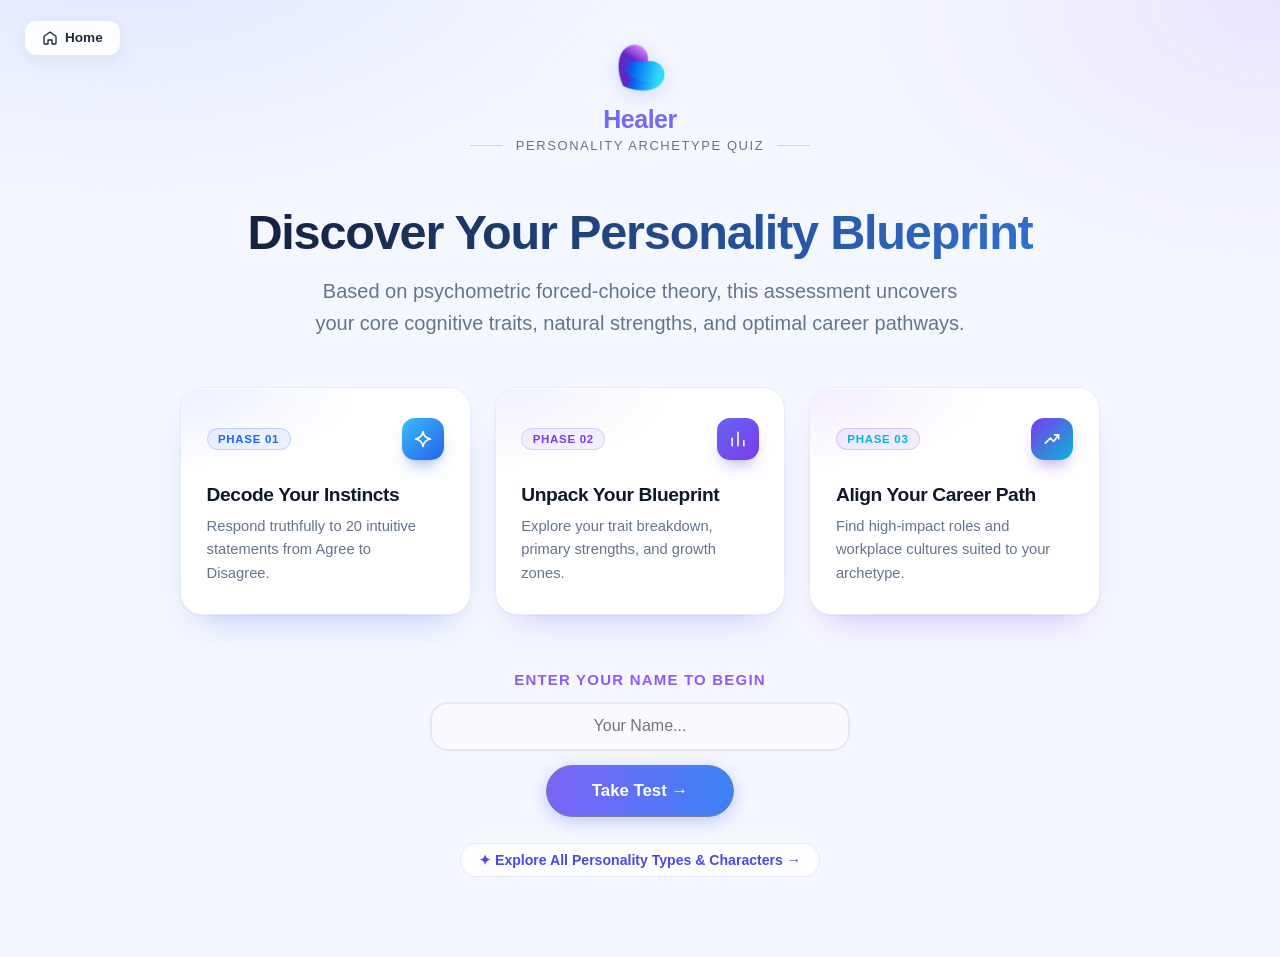
<file: index.html>
<!DOCTYPE html>
<html lang="en">

<head>
  <meta charset="UTF-8" />
  <meta name="viewport" content="width=device-width, initial-scale=1.0" />
  <title>Healer | Personality Blueprint</title>
  <link rel="stylesheet" href="./styles/base.css" />
  <link rel="stylesheet" href="./styles/index.css" />
</head>

<body>

  <a href="https://astralbeat.in" class="floating-home-btn">
    <svg viewBox="0 0 24 24" width="16" height="16" fill="none" stroke="currentColor" stroke-width="2"
      stroke-linecap="round" stroke-linejoin="round">
      <path d="M3 9.5L12 3l9 6.5V20a1 1 0 0 1-1 1h-5v-6h-6v6H4a1 1 0 0 1-1-1V9.5z" />
    </svg>
    <span>Home</span>
  </a>

  <main class="hero-container">

    <!-- Healer Brand Logo Orb -->
    <!-- Healer Brand Logo -->
    <header class="brand-header">
      <img src="./images/healer-logo.webp" alt="Healer Logo" class="brand-logo" />
      <h2 class="brand-title">Healer</h2>
      <div class="kicker-divider">
        <span class="line"></span>
        <span class="kicker-text">PERSONALITY ARCHETYPE QUIZ</span>
        <span class="line"></span>
      </div>
    </header>

    <!-- Main Heading -->
    <h1 class="hero-heading">Discover Your Personality Blueprint</h1>
    <p class="hero-subtitle">
      Based on psychometric forced-choice theory, this assessment uncovers your core cognitive traits, natural
      strengths, and optimal career pathways.
    </p>

    <!-- 1. PHASE 1, 2, 3 CARDS -->
    <section class="steps-grid">

      <article class="step-card">
        <div class="step-header">
          <span class="step-badge">Phase 01</span>
          <span class="step-icon" aria-hidden="true">
            <svg viewBox="0 0 24 24">
              <path d="M12 3c.8 5 4 8.2 9 9-5 .8-8.2 4-9 9-.8-5-4-8.2-9-9 5-.8 8.2-4 9-9z" />
            </svg>
          </span>
        </div>
        <h3>Decode Your Instincts</h3>
        <p>Respond truthfully to 20 intuitive statements from Agree to Disagree.</p>
      </article>

      <article class="step-card">
        <div class="step-header">
          <span class="step-badge">Phase 02</span>
          <span class="step-icon" aria-hidden="true">
            <svg viewBox="0 0 24 24">
              <path d="M5 20v-9M12 20V4M19 20v-6" />
            </svg>
          </span>
        </div>
        <h3>Unpack Your Blueprint</h3>
        <p>Explore your trait breakdown, primary strengths, and growth zones.</p>
      </article>

      <article class="step-card">
        <div class="step-header">
          <span class="step-badge">Phase 03</span>
          <span class="step-icon" aria-hidden="true">
            <svg viewBox="0 0 24 24">
              <path d="M4 17l6-6 4 4 6-8" />
              <path d="M15 7h5v5" />
            </svg>
          </span>
        </div>
        <h3>Align Your Career Path</h3>
        <p>Find high-impact roles and workplace cultures suited to your archetype.</p>
      </article>

    </section>

    <!-- 2. NAME INPUT & START BUTTON (BELOW CARDS) -->
    <form class="input-action-card" action="personality-test.html" method="GET">
      <label for="userNameInput" class="input-label">ENTER YOUR NAME TO BEGIN</label>
      <input type="text" id="userNameInput" name="userName" class="name-input" placeholder="Your Name..." required
        autocomplete="off" />
      <button type="submit" class="btn-start-gradient">Take Test &rarr;</button>
      <a href="personality-types.html" class="explore-types-inline-link">
        ✦ Explore All Personality Types &amp; Characters &rarr;
      </a>
    </form>

  </main>

</body>

</html>
</file>
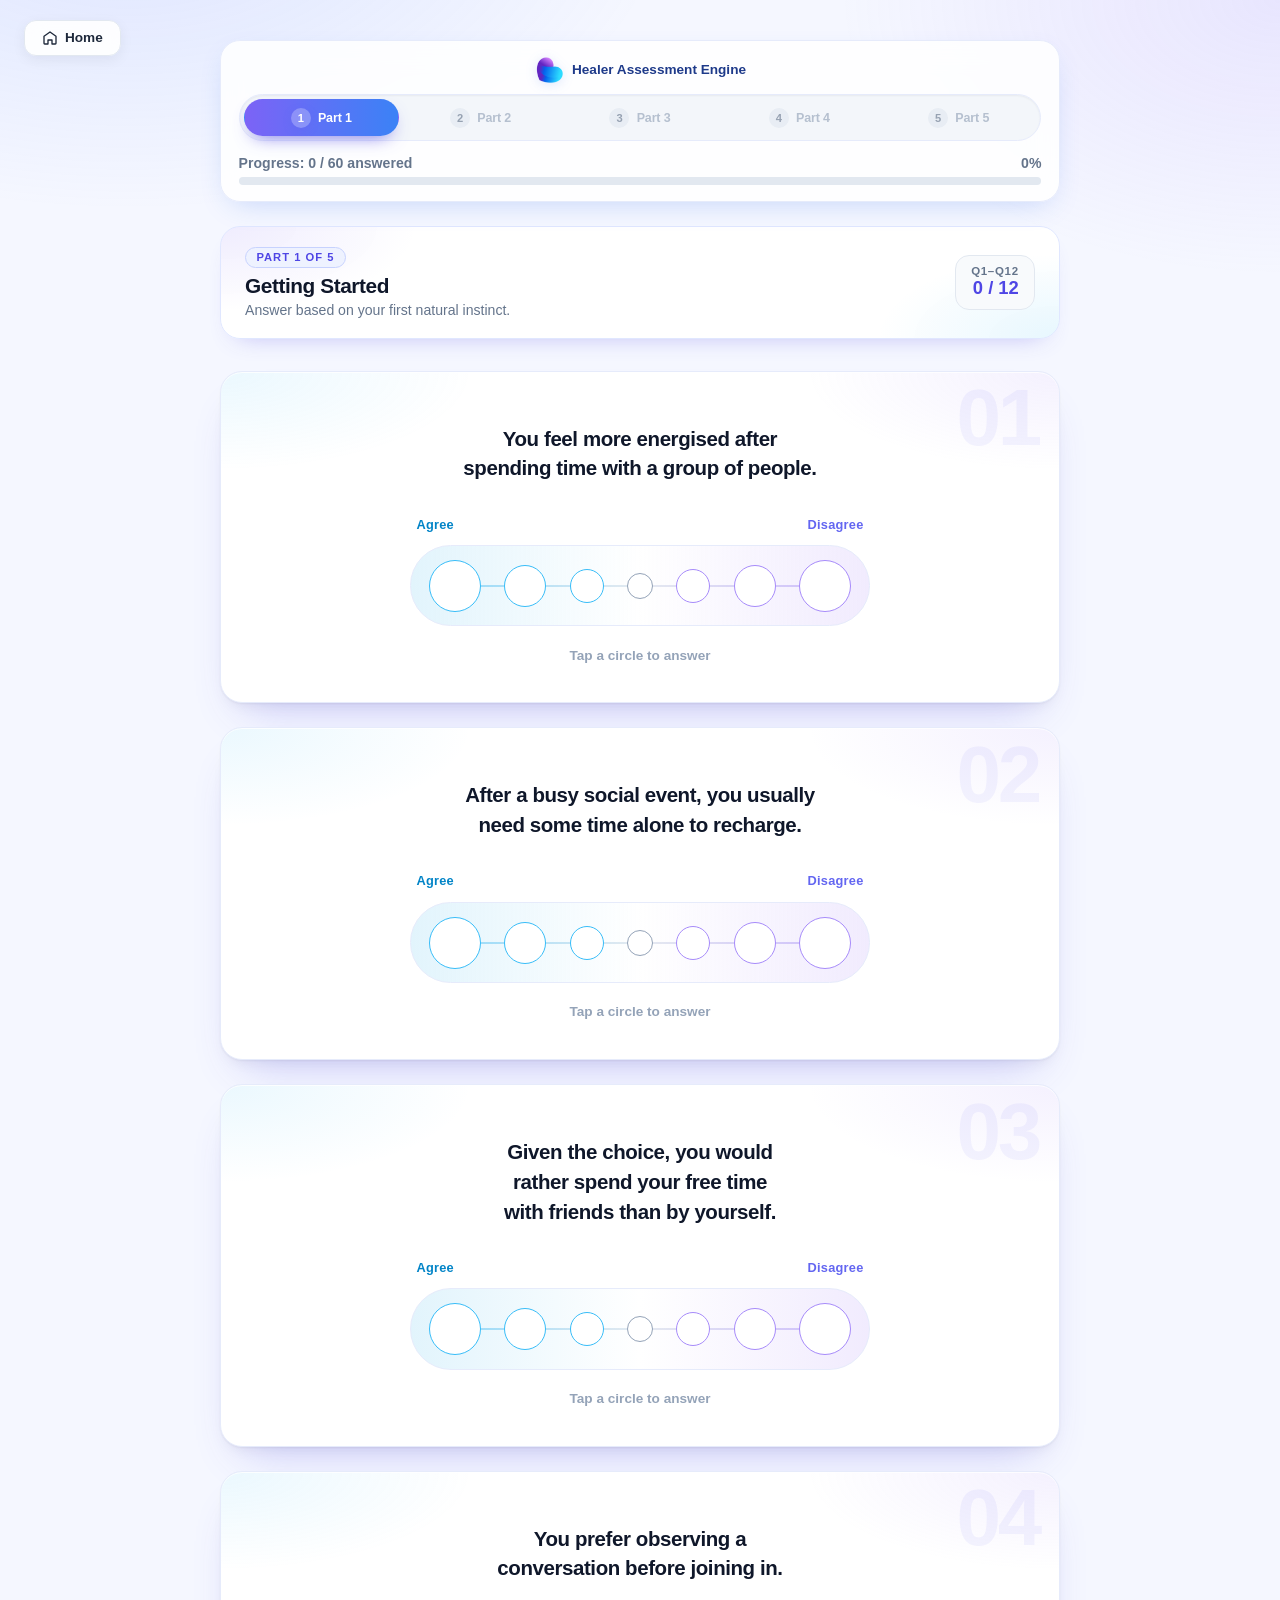
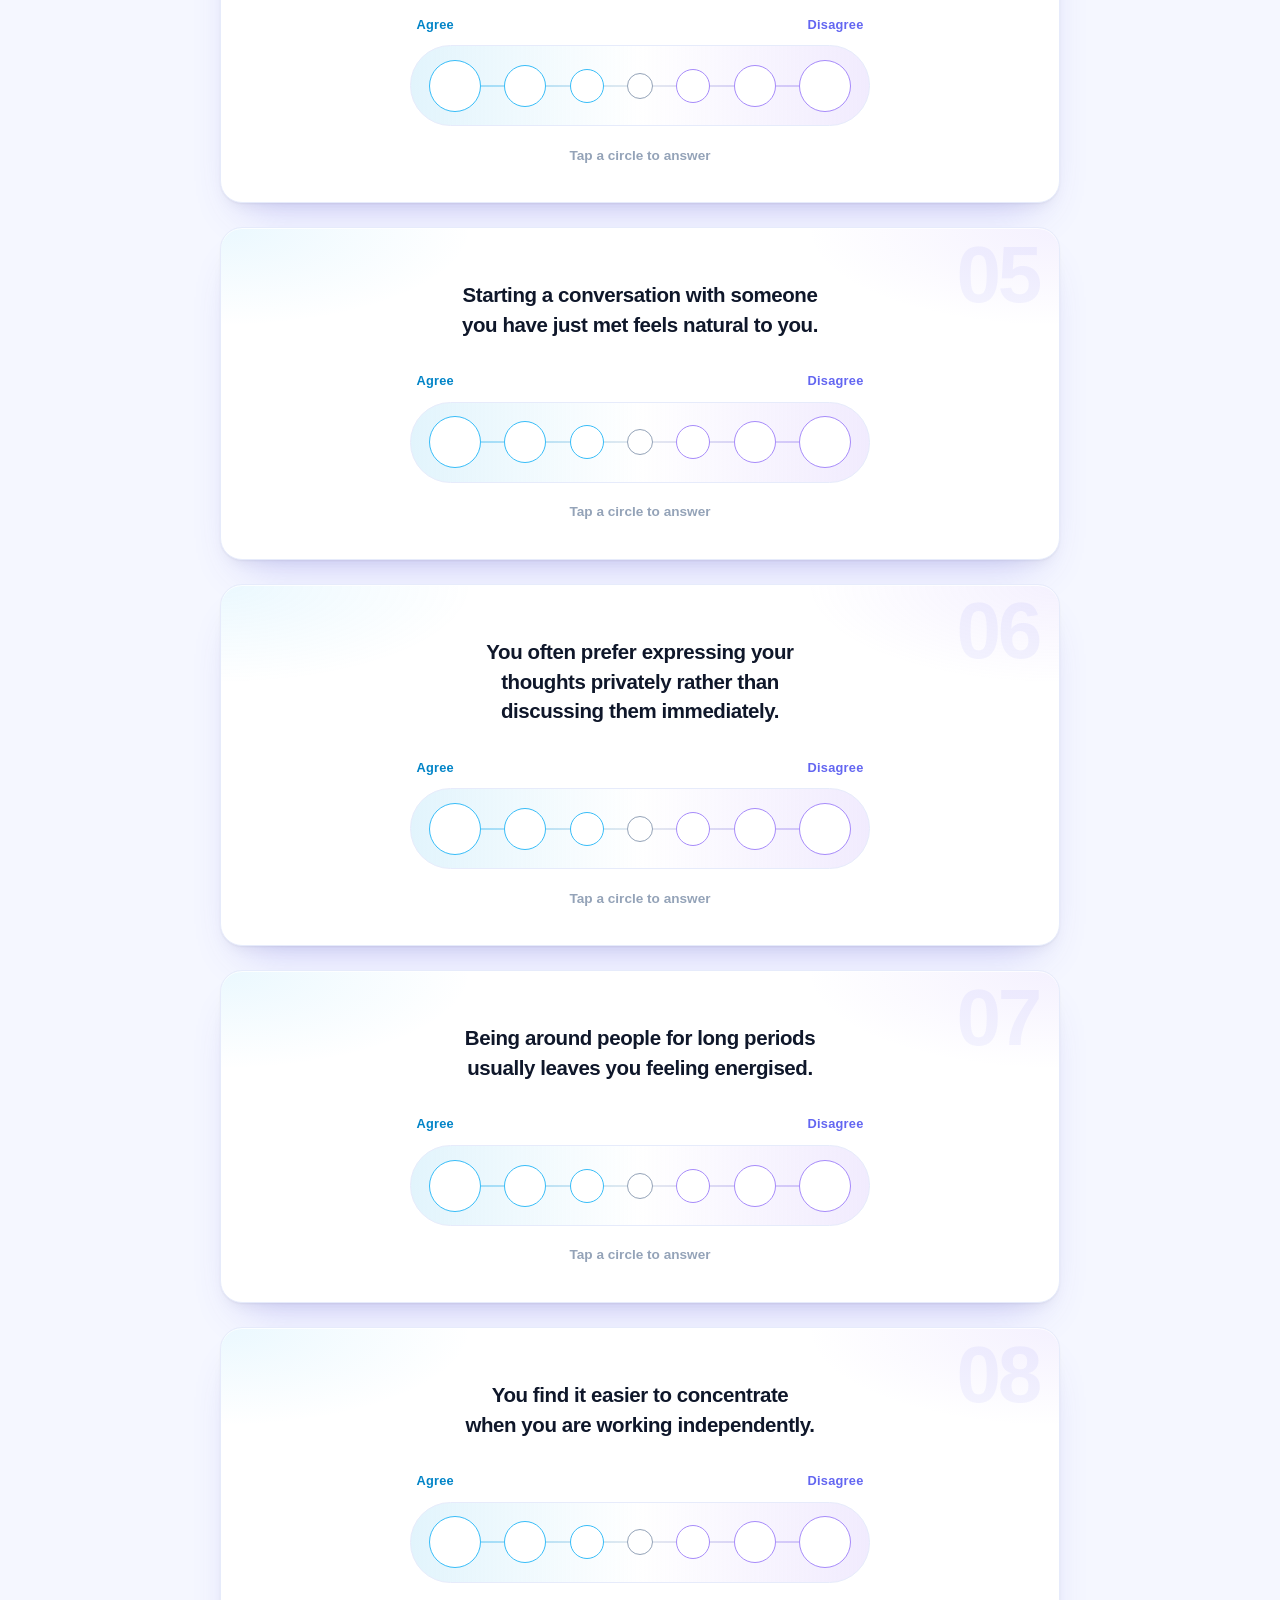
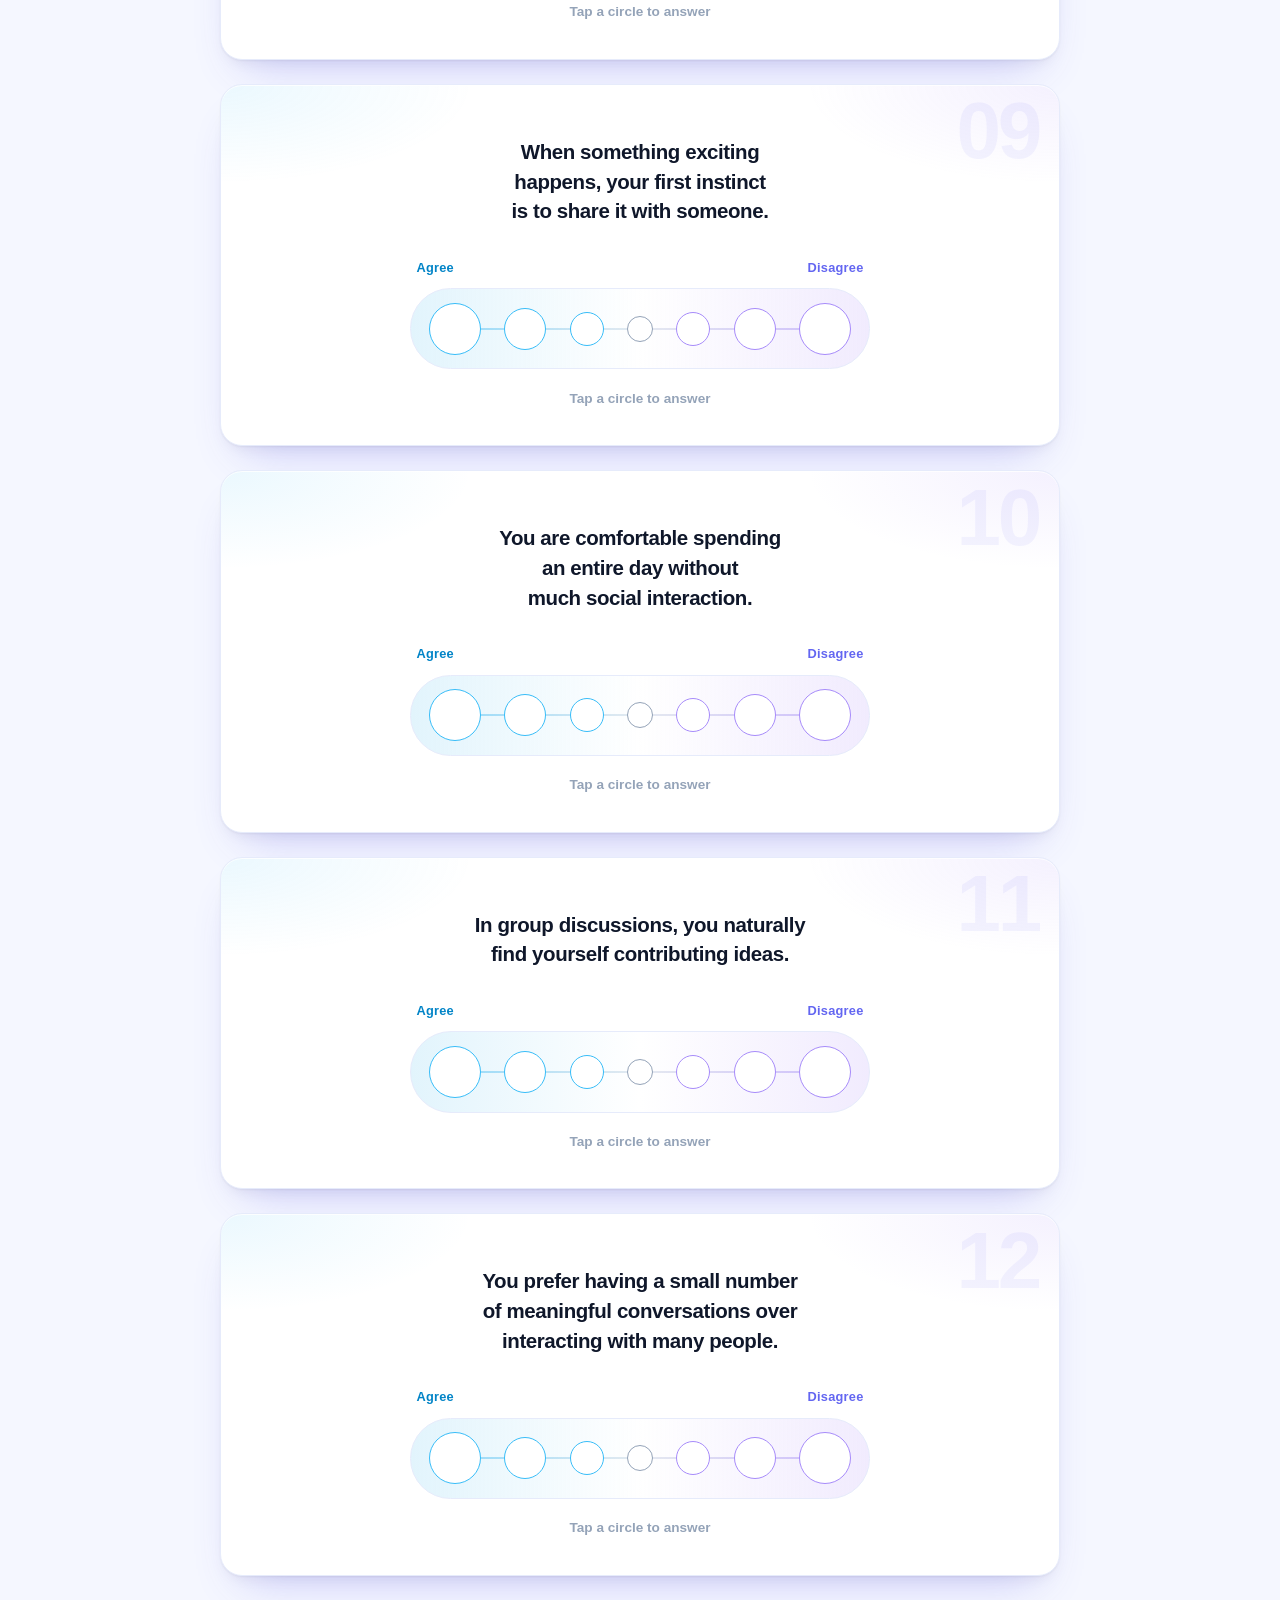
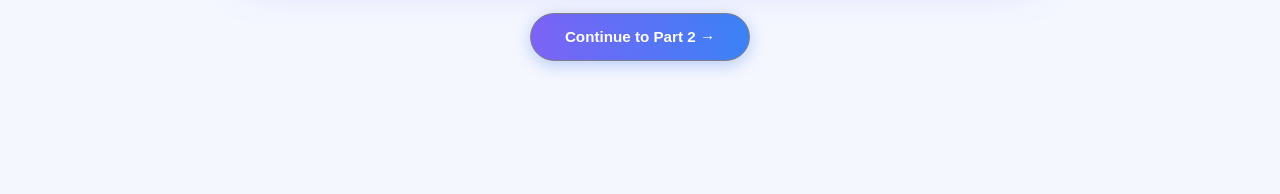
<file: personality-test.html>
<!DOCTYPE html>
<html lang="en">

<head>
  <meta charset="UTF-8" />
  <meta name="viewport" content="width=device-width, initial-scale=1.0" />
  <title>Healer | Personality Assessment Test</title>
  <link rel="stylesheet" href="./styles/base.css" />
  <link rel="stylesheet" href="./styles/quiz.css" />
</head>

<body>

  <a href="index.html" class="floating-home-btn">
    <svg viewBox="0 0 24 24" width="16" height="16" fill="none" stroke="currentColor" stroke-width="2"
      stroke-linecap="round" stroke-linejoin="round">
      <path d="M3 9.5L12 3l9 6.5V20a1 1 0 0 1-1 1h-5v-6h-6v6H4a1 1 0 0 1-1-1V9.5z" />
    </svg>
    <span>Home</span>
  </a>

  <!-- ================= QUIZ SCREEN ================= -->
  <main id="quizScreen" class="quiz-container">

    <!-- Sticky Progress & 5-Part Stepper Header -->
    <header class="quiz-header">
      <div class="quiz-brand-mini">
        <img src="./images/healer-logo.webp" alt="Healer Logo" class="brand-logo-small" />
        <span>Healer Assessment Engine</span>
      </div>

      <!-- 5 Parts Stepper -->
      <nav id="partStepper" class="part-stepper" aria-label="Assessment parts"></nav>

      <div class="progress-info">
        <span id="progressText">Progress: 0 / 60 answered</span>
        <span id="progressPercent">0%</span>
      </div>
      <div class="progress-bar-track">
        <div id="progressBarFill" class="progress-bar-fill"></div>
      </div>
    </header>

    <!-- Current Part Header Banner -->
    <div id="partBanner" class="part-banner"></div>

    <!-- 12 Question Cards for the Active Part -->
    <section id="questionsContainer" class="questions-list"></section>

    <!-- Helpful reminder if a question in this part is skipped -->
    <p id="partAlert" class="part-alert" role="alert" hidden></p>

    <!-- Part Navigation -->
    <div class="quiz-nav">
      <button id="prevBtn" class="btn-prev" type="button" hidden>
        <span class="prev-icon" aria-hidden="true">
          <svg viewBox="0 0 24 24">
            <path d="M15 6l-6 6 6 6" />
          </svg>
        </span>
        <span>Previous Part</span>
      </button>

      <button id="nextBtn" class="btn-start-gradient btn-next" type="button">
        Next Part &rarr;
      </button>

      <button id="submitQuizBtn" class="btn-start-gradient" type="button" hidden>
        Complete &amp; View Results &rarr;
      </button>
    </div>
  </main>

  <script src="./scripts/questions.js"></script>
  <script src="./scripts/quiz.js"></script>
</body>

</html>
</file>
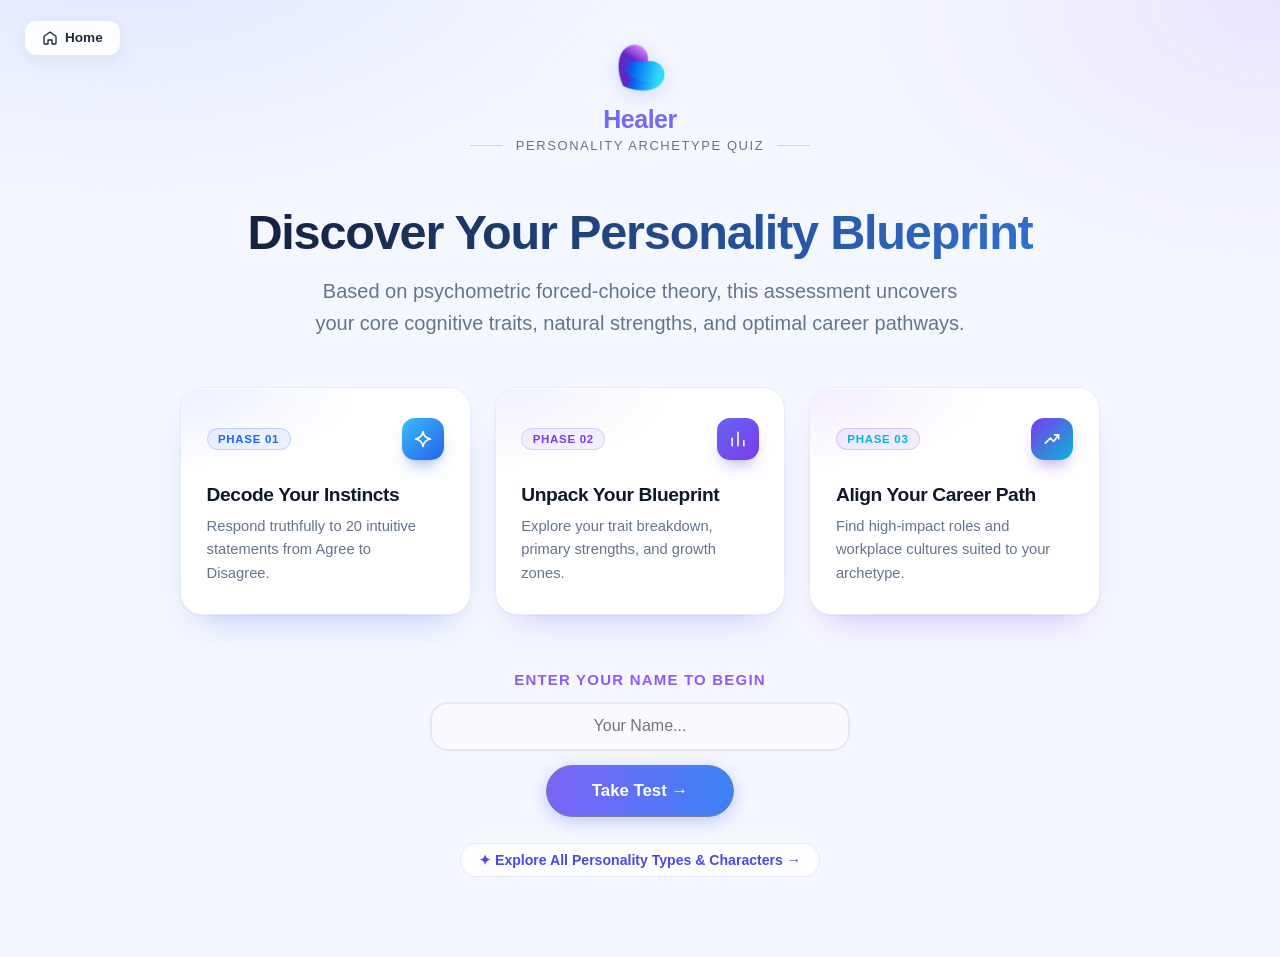
<file: results.html>
<!DOCTYPE html>
<html lang="en">

<head>
  <meta charset="UTF-8" />
  <meta name="viewport" content="width=device-width, initial-scale=1.0" />
  <title>Healer | Your Personality Result</title>
  <link rel="stylesheet" href="./styles/base.css" />
  <link rel="stylesheet" href="./styles/results.css" />
  <link rel="stylesheet" href="./styles/characters.css" />
</head>

<body>

  <a href="index.html" class="floating-home-btn">
    <svg viewBox="0 0 24 24" width="16" height="16" fill="none" stroke="currentColor" stroke-width="2"
      stroke-linecap="round" stroke-linejoin="round">
      <path d="M3 9.5L12 3l9 6.5V20a1 1 0 0 1-1 1h-5v-6h-6v6H4a1 1 0 0 1-1-1V9.5z" />
    </svg>
    <span>Home</span>
  </a>

  <main id="resultsScreen" class="results-container">

    <!-- HERO SPLIT: CHARACTER LEFT + 5-DIMENSION BREAKDOWN RIGHT -->
    <section class="results-hero-grid">

      <!-- LEFT COLUMN: 3D FLIP PERSONALITY CHARACTER CARD -->
      <header id="characterFlipCard" class="results-header results-hero-left flip-card" tabindex="0"
        aria-label="Personality character card. Hover or tap to view definition.">
        <div class="flip-card-inner">

          <!-- FRONT SIDE: CHARACTER SHOWCASE -->
          <div class="flip-card-face flip-card-front">
            <span class="flip-hint" aria-hidden="true">Hover to flip ↻</span>
            <span id="dominantEnergyBadge" class="energy-main-pill"></span>
            <h1 id="resultTypeTitle" class="result-title"></h1>
            <p id="resultRoleGroup" class="result-group-subtitle"></p>

            <!-- UPGRADED ANIMATED CHARACTER STAGE -->
            <div class="hero-character-showcase">
              <div class="hero-aura-backdrop" aria-hidden="true">
                <span class="aura-nebula"></span>
                <span class="aura-portal-orb"></span>
                <span class="aura-ring-outer"></span>
                <span class="aura-ring-inner"></span>
                <span class="aura-pedestal"></span>
                <span class="aura-mote m1"></span>
                <span class="aura-mote m2"></span>
                <span class="aura-mote m3"></span>
                <span class="aura-mote m4"></span>
              </div>

              <div id="characterStage" class="fullbody-character-stage"></div>
            </div>

            <p id="resultTypeTagline" class="result-tagline"></p>
          </div>

          <!-- BACK SIDE: ANIMATED COLLECTOR DEFINITION CARD -->
          <div class="flip-card-face flip-card-back">
            <!-- Animated background layer -->
            <div class="flip-back-bg" aria-hidden="true">
              <span class="flip-orb orb-1"></span>
              <span class="flip-orb orb-2"></span>
              <span id="flipBackWatermark" class="flip-watermark"></span>
            </div>

            <!-- Top Row -->
            <div class="flip-back-top">
              <span id="flipBackCode" class="flip-back-code"></span>
              <span id="flipBackFamily" class="flip-back-family"></span>
            </div>

            <!-- Title -->
            <div class="flip-back-hero">
              <h2 id="flipBackTitle" class="flip-back-title"></h2>
              <p id="flipBackRole" class="flip-back-role"></p>
            </div>

            <!-- Compact Definition -->
            <div class="flip-back-section">
              <span class="flip-back-label">Who You Are</span>
              <p id="flipBackDefinition" class="flip-back-text"></p>
            </div>

            <!-- Animated Visual Vibe Bars (No Extra Paragraphs) -->
            <div id="flipBackStats" class="flip-back-stats"></div>

            <!-- Identity Box -->
            <div class="flip-back-section flip-back-identity-box">
              <span id="flipBackIdentityLabel" class="flip-back-label"></span>
              <p id="flipBackIdentityDesc" class="flip-back-text"></p>
            </div>

            <!-- Bottom Tags + Collector Footer -->
            <div class="flip-back-footer">
              <div id="flipBackTags" class="flip-back-tags"></div>
              <div class="flip-collector-bar">
                <span class="collector-dot"></span>
                <span>HEALER ARCHETYPE CARD</span>
                <span class="collector-shine">✦</span>
              </div>
            </div>
          </div>

        </div>
      </header>

      <!-- RIGHT COLUMN: FIVE PERSONALITY DIMENSIONS BREAKDOWN -->
      <div class="results-card ie-highlight-card results-hero-right">
        <h3 class="card-heading">5-Dimension Personality Breakdown</h3>
        <div id="dimensionsContainer" class="dimensions-list"></div>
        <p id="ieSummaryText" class="ie-summary-note"></p>
      </div>

    </section>

    <!-- 2. UPGRADED KEY FEATURES (INTERACTIVE SPOTLIGHT TILES) -->
    <section class="results-card features-upgrade-card">
      <div class="section-top-row">
        <div>
          <h3 class="card-heading">Key Features &amp; Core Traits</h3>
          <p class="section-subcopy">The signature mental habits that define how you think, decide, and show up.</p>
        </div>
        <span class="section-pill">Core DNA</span>
      </div>
      <div id="keyFeaturesGrid" class="key-features-grid"></div>
    </section>

    <!-- 3. CLICK-TO-FLIP STRENGTHS & WEAKNESSES CARDS -->
    <div class="sw-grid">
      <!-- STRENGTHS FLIP CARD -->
      <article class="sw-flip-card sw-strengths" tabindex="0" role="button" aria-expanded="false"
        aria-label="Core Strengths. Click to flip and reveal list.">
        <div class="sw-flip-inner">
          <!-- FRONT COVER -->
          <div class="sw-flip-face sw-flip-front results-card">
            <span class="sw-tap-pill">Tap to Reveal ↻</span>
            <div class="sw-cover-icon" aria-hidden="true">
              <svg viewBox="0 0 24 24">
                <path d="M12 3l2.6 5.3 5.9.9-4.2 4.1 1 5.8L12 16.3 6.7 19.1l1-5.8-4.2-4.1 5.9-.9L12 3z" />
              </svg>
            </div>
            <span class="sw-kicker">What Drives You</span>
            <h3 class="sw-cover-title">Core Strengths</h3>
            <p class="sw-cover-desc">Discover the natural superpowers that make you stand out.</p>
            <span id="strengthsCountBadge" class="sw-count-pill">4 Key Strengths</span>
          </div>

          <!-- BACK LIST -->
          <div class="sw-flip-face sw-flip-back results-card">
            <div class="sw-back-header">
              <div class="sw-header">
                <div class="sw-icon" aria-hidden="true">
                  <svg viewBox="0 0 24 24">
                    <path d="M12 3l2.6 5.3 5.9.9-4.2 4.1 1 5.8L12 16.3 6.7 19.1l1-5.8-4.2-4.1 5.9-.9L12 3z" />
                  </svg>
                </div>
                <div class="sw-heading-group">
                  <span class="sw-kicker">What Drives You</span>
                  <h3 class="sw-title">Core Strengths</h3>
                </div>
              </div>
              <span class="sw-tap-pill">Flip Back ↺</span>
            </div>
            <ul id="strengthsList" class="sw-list"></ul>
          </div>
        </div>
      </article>

      <!-- WEAKNESSES FLIP CARD -->
      <article class="sw-flip-card sw-weaknesses" tabindex="0" role="button" aria-expanded="false"
        aria-label="Weaknesses. Click to flip and reveal list.">
        <div class="sw-flip-inner">
          <!-- FRONT COVER -->
          <div class="sw-flip-face sw-flip-front results-card">
            <span class="sw-tap-pill">Tap to Reveal ↻</span>
            <div class="sw-cover-icon" aria-hidden="true">
              <svg viewBox="0 0 24 24">
                <circle cx="12" cy="12" r="9" />
                <path d="M12 8v4M12 16h.01" />
              </svg>
            </div>
            <span class="sw-kicker">Growth Zones</span>
            <h3 class="sw-cover-title">Weaknesses</h3>
            <p class="sw-cover-desc">Uncover your hidden blind spots and areas to level up.</p>
            <span id="weaknessesCountBadge" class="sw-count-pill">4 Growth Zones</span>
          </div>

          <!-- BACK LIST -->
          <div class="sw-flip-face sw-flip-back results-card">
            <div class="sw-back-header">
              <div class="sw-header">
                <div class="sw-icon" aria-hidden="true">
                  <svg viewBox="0 0 24 24">
                    <circle cx="12" cy="12" r="9" />
                    <path d="M12 8v4M12 16h.01" />
                  </svg>
                </div>
                <div class="sw-heading-group">
                  <span class="sw-kicker">Growth Zones</span>
                  <h3 class="sw-title">Weaknesses</h3>
                </div>
              </div>
              <span class="sw-tap-pill">Flip Back ↺</span>
            </div>
            <ul id="weaknessesList" class="sw-list"></ul>
          </div>
        </div>
      </article>
    </div>

    <!-- 3.5 CAREER PATH CLARITY (DEEP EXPLANATION & INTERACTIVE CARDS) -->
    <section class="results-card career-paths-card">
      <div class="career-header">
        <div>
          <h3 class="card-heading">Career Path Clarity</h3>
          <p id="careerClarityNote" class="career-clarity-note"></p>
        </div>
        <span id="careerWorkStyleBadge" class="career-style-badge"></span>
      </div>

      <div id="careerPathsGrid" class="career-paths-grid"></div>
    </section>

    <!-- 3.6 NEW: LIFE & GROWTH TOOLKIT (INTERACTIVE TABS) -->
    <section class="results-card toolkit-card">
      <div class="toolkit-header">
        <div>
          <h3 class="card-heading">Personal Life &amp; Growth Toolkit</h3>
          <p class="toolkit-subcopy">Practical insights on your relationships, communication style, and next-level
            habits.</p>
        </div>
        <div class="toolkit-tabs" role="tablist" aria-label="Personal insights tabs">
          <button type="button" class="toolkit-tab is-active" data-tab="matches" role="tab"
            aria-selected="true">Compatibility</button>
          <button type="button" class="toolkit-tab" data-tab="comm" role="tab"
            aria-selected="false">Communication</button>
          <button type="button" class="toolkit-tab" data-tab="habits" role="tab" aria-selected="false">Growth
            Habits</button>
        </div>
      </div>

      <div id="toolkitContent" class="toolkit-content"></div>
    </section>

    <!-- 4. BUTTON TO EXPLORE ALL PERSONALITY TYPES -->
    <div class="results-card explore-cta-banner">
      <div class="explore-cta-text">
        <h3>Explore All Personality Types</h3>
        <p>View all 16 personality archetypes and animated characters across Analysts, Diplomats, Sentinels, and
          Explorers.</p>
      </div>
      <div class="results-actions-row">
        <a href="personality-types.html" class="btn-start-gradient"
          style="text-decoration: none; display: inline-block;">
          View All Personality Types &rarr;
        </a>
        <a href="index.html" class="btn-secondary">Retake Test</a>
      </div>
    </div>

  </main>

  <script src="./scripts/types-data.js"></script>
  <script src="./scripts/questions.js"></script>
  <script src="./scripts/results.js"></script>
</body>

</html>
</file>
<file: styles/base.css>
/* ========================================================
   BASE – shared by every page
   (variables, reset, body, logo, buttons, home button)
   ======================================================== */

:root {
  --primary-gradient: linear-gradient(90deg, #101A31, #3375DB);
  --accent-gradient: linear-gradient(90deg, #7C63F6, #3b82f6);

  --primary-blue: #2563eb;
  --hover-blue: #1d4ed8;
  --text-main: #0f172a;
  --text-body: #475569;
  --text-muted: #64748b;
  --border-light: #e2e8f0;

  --agree-accent: #0284c7;
  --disagree-accent: #6366f1;
  --neutral-accent: #475569;
}

/* ---------- Reset & body ---------- */
* {
  box-sizing: border-box;
  margin: 0;
  padding: 0;
  font-family: -apple-system, BlinkMacSystemFont, "Segoe UI", Roboto, Helvetica, Arial, sans-serif;
}

body {
  min-height: 100vh;
  background: #f5f7ff;
  color: var(--text-main);
  padding: 2.5rem 1rem 5rem;
  overflow-x: hidden;
}

body::before {
  content: "";
  position: fixed;
  inset: 0;
  z-index: -2;
  pointer-events: none;
  background:
    radial-gradient(900px 500px at 10% -10%, rgba(99, 140, 255, .16), transparent 60%),
    radial-gradient(800px 500px at 100% 0%, rgba(167, 139, 250, .16), transparent 55%);
}
/* ---------- Brand header & logo ---------- */
.brand-header {
  margin-bottom: 1.2rem;
  display: flex;
  flex-direction: column;
  align-items: center;
}

.brand-logo {
  width: 55px;
  height: 55px;
  max-width: 55px;
  max-height: 55px;
  object-fit: contain;
  display: block;
  margin: 0 auto 0.6rem;
  filter: drop-shadow(0 4px 10px rgba(37, 99, 235, 0.2));
}

.brand-logo-small {
  width: 30px;
  height: 30px;
  max-width: 30px;
  max-height: 30px;
  object-fit: contain;
  display: block;
  filter: drop-shadow(0 2px 6px rgba(37, 99, 235, 0.15));
}

.brand-title {
  font-size: 25px;
  font-weight: 700;
  color: #706CF6;
  letter-spacing: -0.02em;
  margin-bottom: 0.3rem;
}

.kicker-divider {
  display: flex;
  align-items: center;
  justify-content: center;
  gap: 0.8rem;
  width: 100%;
  max-width: 340px;
}

.kicker-divider .line {
  height: 1px;
  flex: 1;
  background: #cbd5e1;
}

.kicker-text {
  font-size: 13px;
  font-weight: 500;
  letter-spacing: 0.12em;
  color: var(--text-muted);
}

/* ---------- Headings (home + types page) ---------- */
.hero-heading {
  font-size: clamp(2rem, 3.8vw, 3.2rem);
  font-weight: 700;
  letter-spacing: -0.025em;
  line-height: 1.2;
  margin: 1rem 0 0.8rem;
  margin-top: 50px;
  background: var(--primary-gradient);
  -webkit-background-clip: text;
  background-clip: text;
  -webkit-text-fill-color: transparent;
}

.hero-subtitle {
  font-size: 20px;
  color: var(--text-muted);
  max-width: 660px;
  margin: 0 auto 3rem;
  line-height: 1.6;
}

/* ---------- Buttons ---------- */
.btn-start-gradient {
  background: var(--accent-gradient);
  color: #ffffff;
  border: 1px solid gray;
  border-radius: 999px;
  padding: 0.95rem 2.8rem;
  font-size: 1.05rem;
  font-weight: 700;
  cursor: pointer;
  box-shadow: 0 4px 16px rgba(37, 99, 235, 0.3);
  transition: all 0.2s ease;
}

.btn-start-gradient:hover:not(:disabled) {
  transform: translateY(-2px);
  box-shadow: 0 8px 22px rgba(37, 99, 235, 0.4);
}

.btn-start-gradient:disabled {
  background: #cbd5e1;
  cursor: not-allowed;
  box-shadow: none;
}

.btn-secondary {
  display: inline-block;
  text-decoration: none;
  background: transparent;
  border: 2px solid #cbd5e1;
  color: var(--text-muted);
  border-radius: 999px;
  padding: 0.8rem 2.2rem;
  font-size: 0.95rem;
  font-weight: 600;
  cursor: pointer;
  transition: all 0.2s ease;
}

.btn-secondary:hover {
  border-color: var(--text-main);
  color: var(--text-main);
}

/* ---------- Floating Home / Back button ---------- */
.floating-home-btn {
  position: fixed;
  top: 1.25rem;
  left: 1.5rem;
  z-index: 50;
  display: inline-flex;
  align-items: center;
  gap: 0.45rem;
  padding: 0.55rem 1.05rem;
  background: rgba(255, 255, 255, 0.9);
  backdrop-filter: blur(10px);
  -webkit-backdrop-filter: blur(10px);
  border: 1px solid #e2e8f0;
  border-radius: 12px;
  color: #1e293b;
  font-size: 0.85rem;
  font-weight: 600;
  text-decoration: none;
  box-shadow: 0 4px 14px rgba(15, 23, 42, 0.06);
  transition: all 0.2s ease;
}

.floating-home-btn:hover {
  background: #ffffff;
  border-color: #93c5fd;
  color: #2563eb;
  transform: translateY(-1px);
}

/* ---------- Mobile ---------- */
@media (max-width: 680px) {
  body {
    padding-top: 4rem;
  }

  .floating-home-btn {
    top: 0.8rem;
    left: 0.9rem;
    padding: 0.45rem 0.85rem;
    font-size: 0.78rem;
  }
}
</file>
<file: styles/index.css>
/* ========================================================
   INDEX – home page (hero, phase cards, name form)
   ======================================================== */

.hero-container {
  max-width: 920px;
  margin: 0 auto;
  text-align: center;
}

.step-badge {
  font-size: 0.72rem;
  font-weight: 600;
  color: var(--primary-blue);
  background: #eff6ff;
  padding: 0.25rem 0.65rem;
  border-radius: 999px;
  border: 1px solid #dbeafe;
  text-transform: uppercase;
}

/* ---------- Phase cards ---------- */
.steps-grid {
  display: grid;
  grid-template-columns: repeat(auto-fit, minmax(260px, 1fr));
  gap: 1.5rem;
  text-align: left;
  margin-bottom: 3.5rem;
}

.step-card {
  --a1: #38bdf8;
  --a2: #2563eb;
  --glow: 37, 99, 235;
  position: relative;
  overflow: hidden;
  background:
    radial-gradient(260px 120px at 0% 0%, rgba(var(--glow), .09), transparent 70%),
    #ffffff;
  border: 1px solid #e6ebfb;
  border-radius: 22px;
  padding: 1.9rem 1.6rem 1.8rem;
  box-shadow:
    inset 0 1px 0 rgba(255, 255, 255, .8),
    0 1px 2px rgba(15, 23, 42, .05),
    0 18px 36px -22px rgba(var(--glow), .45);
  transition: transform .35s ease, box-shadow .35s ease, border-color .35s ease;
}

.step-card:nth-child(2) {
  --a1: #6366f1;
  --a2: #7c3aed;
  --glow: 99, 102, 241;
}

.step-card:nth-child(3) {
  --a1: #7c3aed;
  --a2: #06b6d4;
  --glow: 124, 58, 237;
}

.step-card:hover {
  transform: translateY(-6px);
  box-shadow:
    inset 0 1px 0 rgba(255, 255, 255, .8),
    0 2px 4px rgba(15, 23, 42, .05),
    0 28px 48px -22px rgba(var(--glow), .55);
}

.step-header {
  display: flex;
  align-items: center;
  justify-content: space-between;
  margin-bottom: 1.5rem;
}

.step-card .step-badge {
  color: var(--a2);
  background: rgba(var(--glow), .08);
  border: 1px solid rgba(var(--glow), .2);
  letter-spacing: .06em;
}

.step-icon {
  width: 42px;
  height: 42px;
  border-radius: 13px;
  display: grid;
  place-items: center;
  color: #fff;
  background: linear-gradient(135deg, var(--a1), var(--a2));
  box-shadow: 0 10px 18px -8px rgba(var(--glow), .65);
}

.step-icon svg {
  width: 20px;
  height: 20px;
  fill: none;
  stroke: currentColor;
  stroke-width: 1.9;
  stroke-linecap: round;
  stroke-linejoin: round;
}

.step-card h3 {
  font-size: 1.2rem;
  font-weight: 700;
  letter-spacing: -.02em;
  color: #0f172a;
  margin-bottom: .55rem;
}

.step-card p {
  font-size: .92rem;
  color: var(--text-muted);
  line-height: 1.6;
  max-width: 28ch;
}

/* ---------- Name input & start button ---------- */
.input-action-card {
  max-width: 420px;
  margin: 0 auto;
  display: flex;
  flex-direction: column;
  align-items: center;
  gap: 0.85rem;
}

.input-label {
  font-size: 15px;
  font-weight: 600;
  letter-spacing: 0.08em;
  color: #8B5CF6;
  text-transform: uppercase;
}

.name-input {
  width: 100%;
  padding: 0.85rem 1.4rem;
  font-size: 1rem;
  color: #0f172a;
  background: #F9F9FF;
  border: 2px solid #E2E8F0;
  border-radius: 18px;
  text-align: center;
  outline: none;
  transition: all 0.2s ease;
  box-shadow: 0 2px 8px rgba(0, 0, 0, 0.02);
}

.name-input:focus {
  border-color: rgb(19, 148, 253);
  background: #ffffff;
  box-shadow: 0 0 0 3px rgba(37, 99, 235, 0.15);
}

.explore-types-inline-link {
  margin-top: 0.75rem;
  display: inline-block;
  font-size: 0.88rem;
  font-weight: 650;
  color: #4f46e5;
  text-decoration: none;
  padding: 0.5rem 1.1rem;
  border-radius: 999px;
  background: rgba(255, 255, 255, 0.75);
  border: 1px solid #e0e7ff;
  transition: all 0.2s ease;
}

.explore-types-inline-link:hover {
  background: #eff6ff;
  border-color: #bfdbfe;
  color: #1d4ed8;
  transform: translateY(-1px);
}

/* ---------- Mobile & tablet ---------- */
@media (max-width: 768px) {
  .steps-grid {
    grid-template-columns: 1fr;
    gap: 1.25rem;
    margin-bottom: 2.5rem;
  }

  .step-card {
    padding: 1.5rem 1.4rem;
    border-radius: 18px;
  }

  .step-card p {
    max-width: 100%;
    font-size: 0.9rem;
  }
}

@media (prefers-reduced-motion: reduce) {
  .step-card {
    transition: none;
  }
}
</file>
<file: styles/quiz.css>
/* ========================================================
   QUIZ – question cards, rating circles, progress bar
   ======================================================== */

.quiz-container {
  max-width: 840px;
  margin: 0 auto;
}

/* ---------- Floating progress bar ---------- */
.quiz-header {
  position: sticky;
  top: 10px;
  z-index: 20;
  padding: .85rem 1.1rem 1rem;
  background: rgba(255, 255, 255, .85);
  backdrop-filter: blur(14px);
  -webkit-backdrop-filter: blur(14px);
  border: 1px solid #e6ebfb;
  border-radius: 20px;
  box-shadow: 0 10px 30px -12px rgba(37, 99, 235, .28);
}

.quiz-brand-mini {
  display: flex;
  align-items: center;
  justify-content: center;
  gap: .5rem;
  font-size: .85rem;
  font-weight: 700;
  color: #1e3a8a;
  margin-bottom: .6rem;
}

.progress-info {
  display: flex;
  justify-content: space-between;
  font-size: .88rem;
  font-weight: 600;
  color: var(--text-muted);
  margin-bottom: .4rem;
}

.progress-bar-track {
  width: 100%;
  height: 8px;
  background: #e2e8f0;
  border-radius: 999px;
  overflow: hidden;
}

.progress-bar-fill {
  height: 100%;
  width: 0%;
  background: linear-gradient(90deg, #38bdf8, #6366f1, #a78bfa);
  transition: width .3s ease;
}

.questions-list {
  display: flex;
  flex-direction: column;
  gap: 1.5rem;
  margin: 2rem 0;
}

/* ---------- Question card ---------- */
.question-item {
  position: relative;
  background:
    radial-gradient(360px 140px at 0% 0%, rgba(56, 189, 248, .10), transparent 70%),
    radial-gradient(360px 140px at 100% 0%, rgba(167, 139, 250, .12), transparent 70%),
    #fff;
  border: 1px solid #e6ebfb;
  border-radius: 22px;
  padding: 2.25rem 1.75rem 2rem;
  box-shadow:
    inset 0 1px 0 rgba(255, 255, 255, .8),
    0 1px 2px rgba(15, 23, 42, .05),
    0 8px 16px -8px rgba(15, 23, 42, .08),
    0 24px 44px -24px rgba(79, 70, 229, .32);
  transition: border-color .3s, box-shadow .3s;
  animation: cardIn .5s ease backwards;
  animation-delay: calc(var(--i, 0) * 50ms);
}

@keyframes cardIn {
  from {
    opacity: 0;
    transform: translateY(14px);
  }

  to {
    opacity: 1;
    transform: translateY(0);
  }
}

.question-item>* {
  position: relative;
  z-index: 1;
}

/* big number on the right */
.question-item::after {
  content: attr(data-num);
  position: absolute;
  right: 1.25rem;
  top: .4rem;
  font-size: 5rem;
  font-weight: 800;
  letter-spacing: -.04em;
  line-height: 1;
  color: rgba(99, 102, 241, .07);
  pointer-events: none;
  z-index: 0;
  transition: color .3s;
}

/* answered: full border + big number change colour */
.question-item.answered {
  border-color: #8b9cf0;
  box-shadow:
    inset 0 1px 0 rgba(255, 255, 255, .8),
    0 0 0 4px rgba(99, 102, 241, .08),
    0 8px 16px -8px rgba(15, 23, 42, .08),
    0 24px 44px -24px rgba(79, 70, 229, .45);
}

.question-item.answered::after {
  color: rgba(99, 102, 241, .3);
}

.q-top {
  display: flex;
  align-items: center;
  margin-bottom: 1rem;
}

.q-num {
  font-size: .8rem;
  font-weight: 600;
  letter-spacing: .04em;
  color: #4f46e5;
  background: rgba(99, 102, 241, .10);
  border: 1px solid rgba(99, 102, 241, .2);
  padding: .3rem .8rem;
  border-radius: 999px;
}

.q-num b {
  font-weight: 800;
}

.statement-text {
  font-size: 1.28rem;
  font-weight: 650;
  letter-spacing: -.02em;
  line-height: 1.45;
  text-align: center;
  color: #0f172a;
  max-width: 32ch;
  margin: 0 auto 2.1rem;
  text-wrap: balance;
}

/* ---------- Scale ---------- */
.rating-spectrum-wrapper {
  display: flex;
  flex-direction: column;
  align-items: center;
  gap: .85rem;
  width: 100%;
  max-width: 460px;
  margin: 0 auto;
}

.spectrum-labels {
  display: flex;
  justify-content: space-between;
  width: 100%;
  padding: 0 .4rem;
  font-size: .8rem;
  font-weight: 700;
  letter-spacing: .02em;
}

.lbl-agree {
  color: var(--agree-accent);
}

.lbl-disagree {
  color: var(--disagree-accent);
}

.spectrum-track {
  --s3: 52px;
  --s2: 42px;
  --s1: 34px;
  --s0: 26px;
  position: relative;
  width: 100%;
  display: flex;
  align-items: center;
  justify-content: space-between;
  padding: .85rem 1.1rem;
  border-radius: 999px;
  background: linear-gradient(90deg, rgba(14, 165, 233, .12), rgba(255, 255, 255, .8) 50%, rgba(139, 92, 246, .12));
  border: 1px solid #e6ebfb;
}

.spectrum-track::before {
  content: "";
  position: absolute;
  left: 1.6rem;
  right: 1.6rem;
  top: 50%;
  height: 2px;
  transform: translateY(-50%);
  border-radius: 2px;
  background: linear-gradient(90deg, #38bdf8, #cbd5e1 50%, #a78bfa);
  opacity: .5;
}

/* ---------- Circles ---------- */
.rating-chip {
  --ring: #94a3b8;
  --f1: #64748b;
  --f2: #475569;
  --glow: 100, 116, 139;
  position: relative;
  z-index: 1;
  flex: none;
  display: grid;
  place-items: center;
  padding: 0;
  border-radius: 50%;
  border: 1.5px solid var(--ring);
  background: #fff;
  cursor: pointer;
  touch-action: manipulation;
  -webkit-tap-highlight-color: transparent;
  transition: transform .25s cubic-bezier(.3, 1.4, .5, 1), box-shadow .25s, border-color .25s;
}

.rating-chip.chip-agree {
  --ring: #38bdf8;
  --f1: #0ea5e9;
  --f2: #2563eb;
  --glow: 14, 165, 233;
}

.rating-chip.chip-disagree {
  --ring: #a78bfa;
  --f1: #8b5cf6;
  --f2: #6d28d9;
  --glow: 139, 92, 246;
}

.rating-chip[data-level="3"] {
  width: var(--s3);
  height: var(--s3);
}

.rating-chip[data-level="2"] {
  width: var(--s2);
  height: var(--s2);
}

.rating-chip[data-level="1"] {
  width: var(--s1);
  height: var(--s1);
}

.rating-chip[data-level="0"] {
  width: var(--s0);
  height: var(--s0);
}

@media (hover: hover) {
  .rating-chip:hover:not(.active) {
    transform: scale(1.06);
    box-shadow: 0 0 0 4px rgba(var(--glow), .12);
  }
}

.rating-chip:active {
  transform: scale(.95);
}

/* colour fill layer */
.rating-chip::before {
  content: "";
  position: absolute;
  inset: -1.5px;
  border-radius: 50%;
  background: linear-gradient(135deg, var(--f1), var(--f2));
  opacity: 0;
  transform: scale(.4);
  transition: transform .3s cubic-bezier(.3, 1.4, .5, 1), opacity .2s;
}

.rating-chip.active {
  border-color: transparent;
  transform: scale(1.08);
  box-shadow:
    0 0 0 3px #fff,
    0 0 0 5px rgba(var(--glow), .55),
    0 10px 20px -4px rgba(var(--glow), .5);
}

.rating-chip.active::before {
  opacity: 1;
  transform: scale(1);
}

/* tick inside the chosen circle */
.chip-core {
  position: relative;
  z-index: 1;
  width: 42%;
  height: 22%;
  margin-top: -10%;
  border-left: 2.5px solid #fff;
  border-bottom: 2.5px solid #fff;
  transform: rotate(-45deg) scale(0);
  transition: transform .25s cubic-bezier(.3, 1.5, .5, 1);
}

.rating-chip.active .chip-core {
  transform: rotate(-45deg) scale(1);
}

.rating-chip:focus-visible {
  outline: 3px solid #7c3aed;
  outline-offset: 3px;
}

/* answer pill */
.scale-readout {
  min-height: 1.9rem;
  display: flex;
  align-items: center;
  padding: 0 .95rem;
  border-radius: 999px;
  font-size: .85rem;
  font-weight: 700;
  color: #94a3b8;
  transition: color .2s, background .2s;
}

.scale-readout[data-tone="agree"] {
  color: var(--agree-accent);
  background: rgba(14, 165, 233, .12);
}

.scale-readout[data-tone="disagree"] {
  color: var(--disagree-accent);
  background: rgba(139, 92, 246, .12);
}

.scale-readout[data-tone="neutral"] {
  color: var(--neutral-accent);
  background: rgba(100, 116, 139, .14);
}

.quiz-footer {
  text-align: center;
  margin: 3rem 0;
}

@media (prefers-reduced-motion: reduce) {

  .question-item,
  .rating-chip,
  .rating-chip::before,
  .chip-core {
    animation: none;
    transition: none;
  }
}

/* ---------- Mobile (< 600px) ---------- */
@media (max-width: 600px) {
  .question-item {
    padding: 1.6rem 0.9rem 1.4rem;
    border-radius: 18px;
  }

  .question-item::after {
    font-size: 3.5rem;
    right: 0.8rem;
    top: 0.2rem;
  }

  .statement-text {
    font-size: 1.05rem;
    line-height: 1.45;
    margin-bottom: 1.4rem;
    max-width: 100%;
  }

  .spectrum-track {
    --s3: 36px;
    --s2: 30px;
    --s1: 24px;
    --s0: 18px;
    padding: 0.55rem 0.75rem;
  }

  .spectrum-track::before {
    left: 1.1rem;
    right: 1.1rem;
  }

  .spectrum-labels {
    font-size: 0.72rem;
    padding: 0 0.25rem;
  }

  .quiz-header {
    padding: 0.7rem 0.85rem 0.85rem;
    top: 6px;
    border-radius: 16px;
  }
}

/* ========================================================
   ONE-QUESTION-AT-A-TIME: animation, centered Previous button
   ======================================================== */

/* ---------- card enters ---------- */
.question-item.slide-next {
  animation: cardEnterNext .6s cubic-bezier(.2, .9, .25, 1.05) backwards;
}

.question-item.slide-prev {
  animation: cardEnterPrev .6s cubic-bezier(.2, .9, .25, 1.05) backwards;
}

@keyframes cardEnterNext {
  from {
    opacity: 0;
    transform: translateX(70px) rotate(3deg) scale(.94);
    filter: blur(4px);
  }

  to {
    opacity: 1;
    transform: none;
    filter: blur(0);
  }
}

@keyframes cardEnterPrev {
  from {
    opacity: 0;
    transform: translateX(-70px) rotate(-3deg) scale(.94);
    filter: blur(4px);
  }

  to {
    opacity: 1;
    transform: none;
    filter: blur(0);
  }
}

/* ---------- old card leaves ---------- */
.question-item.leave-next {
  animation: cardLeaveNext .3s ease-in forwards;
  pointer-events: none;
}

.question-item.leave-prev {
  animation: cardLeavePrev .3s ease-in forwards;
  pointer-events: none;
}

@keyframes cardLeaveNext {
  to {
    opacity: 0;
    transform: translateX(-70px) rotate(-3deg) scale(.94);
    filter: blur(4px);
  }
}

@keyframes cardLeavePrev {
  to {
    opacity: 0;
    transform: translateX(70px) rotate(3deg) scale(.94);
    filter: blur(4px);
  }
}

/* ---------- things inside the card appear one by one ---------- */
.question-item[class*="slide-"] .q-top {
  animation: riseText .5s .05s cubic-bezier(.2, .8, .2, 1) backwards;
}

.question-item[class*="slide-"] .statement-text {
  animation: riseText .55s .14s cubic-bezier(.2, .8, .2, 1) backwards;
}

.question-item[class*="slide-"] .spectrum-labels {
  animation: riseText .5s .22s cubic-bezier(.2, .8, .2, 1) backwards;
}

.question-item[class*="slide-"] .rating-chip {
  animation: chipPop .5s cubic-bezier(.3, 1.5, .5, 1) backwards;
  animation-delay: calc(.26s + var(--ci, 0) * 50ms);
}

@keyframes riseText {
  from {
    opacity: 0;
    transform: translateY(14px);
  }
}

@keyframes chipPop {
  from {
    opacity: 0;
    transform: scale(.4);
  }
}

/* ---------- Previous / Finish row (centered) ---------- */
.quiz-nav {
  display: flex;
  align-items: center;
  justify-content: center;
  flex-wrap: wrap;
  gap: 1rem;
  min-height: 58px;
  margin: 1.6rem 0 3rem;
}

.quiz-nav [hidden] {
  display: none !important;
}

.quiz-nav .btn-start-gradient {
  min-width: 220px;
  padding: .9rem 1.8rem;
  font-size: .95rem;
}

/* ---------- Previous button ---------- */
.btn-prev {
  display: inline-flex;
  align-items: center;
  gap: .7rem;
  padding: .4rem 1.4rem .4rem .4rem;
  background: rgba(255, 255, 255, .85);
  backdrop-filter: blur(10px);
  -webkit-backdrop-filter: blur(10px);
  border: 1px solid #e0e6fb;
  border-radius: 999px;
  color: #4f46e5;
  font-size: .95rem;
  font-weight: 700;
  letter-spacing: .01em;
  cursor: pointer;
  box-shadow: 0 10px 22px -14px rgba(79, 70, 229, .55), inset 0 1px 0 #fff;
  transition: transform .25s ease, box-shadow .25s ease, border-color .25s ease;
}

.prev-icon {
  width: 36px;
  height: 36px;
  display: grid;
  place-items: center;
  border-radius: 50%;
  color: #fff;
  background: linear-gradient(135deg, #7C63F6, #3b82f6);
  box-shadow: 0 8px 14px -6px rgba(99, 102, 241, .75);
}

.prev-icon svg {
  width: 18px;
  height: 18px;
  fill: none;
  stroke: currentColor;
  stroke-width: 2.6;
  stroke-linecap: round;
  stroke-linejoin: round;
  transition: transform .25s ease;
}

.btn-prev:hover {
  transform: translateY(-2px);
  border-color: #b9c3f5;
  box-shadow: 0 16px 26px -14px rgba(79, 70, 229, .7), inset 0 1px 0 #fff;
}

.btn-prev:hover .prev-icon svg {
  transform: translateX(-3px);
}

.btn-prev:active {
  transform: translateY(0) scale(.97);
}

.btn-prev:focus-visible {
  outline: 3px solid #7c3aed;
  outline-offset: 3px;
}

@media (prefers-reduced-motion: reduce) {

  .question-item.slide-next,
  .question-item.slide-prev,
  .question-item[class*="slide-"] *,
  .question-item.leave-next,
  .question-item.leave-prev {
    animation: none !important;
  }
}

/* ========================================================
   5-PART STEPPER, PART BANNER & CARD GROUP ANIMATIONS
   ======================================================== */

/* ---------- 5-Part Stepper inside sticky header ---------- */
/* ---------- Minimalist Glass Segmented 5-Part Stepper ---------- */
.part-stepper {
  display: grid;
  grid-template-columns: repeat(5, 1fr);
  gap: 4px;
  padding: 4px;
  margin: 0.45rem 0 0.85rem;
  border-radius: 999px;
  background: rgba(241, 245, 249, 0.85);
  border: 1px solid #e6ebfb;
  box-shadow: inset 0 1px 2px rgba(15, 23, 42, 0.05);
}

.part-step {
  display: inline-flex;
  align-items: center;
  justify-content: center;
  gap: 0.45rem;
  padding: 0.46rem 0.6rem;
  border-radius: 999px;
  border: 1px solid transparent;
  background: transparent;
  color: #94a3b8;
  font-size: 0.78rem;
  font-weight: 600;
  letter-spacing: -0.01em;
  cursor: pointer;
  transition: background 0.25s ease, color 0.25s ease, box-shadow 0.25s ease, border-color 0.25s ease;
}

.part-step:disabled {
  cursor: not-allowed;
  opacity: 0.6;
}

.part-step-dot {
  width: 19px;
  height: 19px;
  flex: none;
  display: grid;
  place-items: center;
  border-radius: 50%;
  font-size: 0.68rem;
  font-weight: 700;
  background: rgba(148, 163, 184, 0.16);
  color: #64748b;
  transition: background 0.25s ease, color 0.25s ease;
}

/* Unlocked (visited) part */
.part-step.is-unlocked {
  color: #475569;
}

.part-step:not(:disabled):not(.is-active):hover {
  background: rgba(255, 255, 255, 0.65);
  color: #1e293b;
}

/* Completed part */
.part-step.is-complete {
  color: #334155;
}

.part-step.is-complete .part-step-dot {
  background: rgba(16, 185, 129, 0.14);
  color: #059669;
}

/* Active part: crisp elevated white pill */
.part-step.is-active {
  background: #ffffff;
  border-color: rgba(226, 232, 240, 0.9);
  color: #0f172a;
  font-weight: 700;
  box-shadow:
    0 4px 12px -4px rgba(79, 70, 229, 0.22),
    0 1px 2px rgba(15, 23, 42, 0.06);
}

.part-step.is-active .part-step-dot {
  background: linear-gradient(135deg, #7C63F6, #3b82f6);
  color: #ffffff;
  box-shadow: 0 3px 8px -2px rgba(99, 102, 241, 0.55);
}

.part-step:disabled {
  cursor: not-allowed;
  opacity: 0.65;
}

.part-step-dot {
  width: 20px;
  height: 20px;
  flex: none;
  display: grid;
  place-items: center;
  border-radius: 50%;
  font-size: 0.7rem;
  font-weight: 800;
  background: #e2e8f0;
  color: #64748b;
  transition: background 0.25s ease, color 0.25s ease;
}

.part-step.is-unlocked {
  background: #ffffff;
  border-color: #cbd5e1;
  color: #475569;
}

.part-step.is-complete {
  background: #eef2ff;
  border-color: #c7d2fe;
  color: #4f46e5;
}

.part-step.is-complete .part-step-dot {
  background: #10b981;
  color: #ffffff;
}

.part-step.is-active {
  background: linear-gradient(90deg, #7C63F6, #3b82f6);
  border-color: transparent;
  color: #ffffff;
  box-shadow: 0 8px 18px -8px rgba(79, 70, 229, 0.75);
}

.part-step.is-active .part-step-dot {
  background: rgba(255, 255, 255, 0.25);
  color: #ffffff;
}

.part-step:not(:disabled):not(.is-active):hover {
  transform: translateY(-1px);
  border-color: #a5b4fc;
  color: #4338ca;
}

/* ---------- Part Banner ---------- */
.part-banner {
  display: flex;
  align-items: center;
  justify-content: space-between;
  gap: 1rem;
  margin-top: 1.5rem;
  padding: 1.25rem 1.5rem;
  border-radius: 20px;
  background:
    radial-gradient(280px 120px at 0% 0%, rgba(124, 99, 246, 0.12), transparent 70%),
    radial-gradient(260px 120px at 100% 100%, rgba(56, 189, 248, 0.12), transparent 70%),
    rgba(255, 255, 255, 0.92);
  border: 1px solid #e0e7ff;
  box-shadow: 0 12px 26px -18px rgba(79, 70, 229, 0.45);
  animation: partBannerIn 0.45s cubic-bezier(0.2, 0.8, 0.2, 1) both;
}

@keyframes partBannerIn {
  from {
    opacity: 0;
    transform: translateY(-10px);
  }

  to {
    opacity: 1;
    transform: translateY(0);
  }
}

.part-pill {
  display: inline-block;
  font-size: 0.7rem;
  font-weight: 800;
  letter-spacing: 0.09em;
  text-transform: uppercase;
  color: #4f46e5;
  background: #eef2ff;
  border: 1px solid #c7d2fe;
  padding: 0.22rem 0.65rem;
  border-radius: 999px;
  margin-bottom: 0.35rem;
}

.part-banner-title {
  font-size: 1.3rem;
  font-weight: 800;
  letter-spacing: -0.02em;
  color: #0f172a;
  line-height: 1.2;
}

.part-banner-sub {
  font-size: 0.88rem;
  color: #64748b;
  margin-top: 0.2rem;
}

.part-banner-stat {
  flex: none;
  text-align: right;
  padding: 0.6rem 0.95rem;
  border-radius: 14px;
  background: #f8fafc;
  border: 1px solid #e2e8f0;
}

.part-range {
  display: block;
  font-size: 0.72rem;
  font-weight: 700;
  letter-spacing: 0.06em;
  text-transform: uppercase;
  color: #64748b;
}

.part-done-count {
  font-size: 1.15rem;
  font-weight: 800;
  color: #4f46e5;
}

/* ---------- Answered check pill inside each card ---------- */
.q-top {
  justify-content: space-between;
}

.q-check {
  font-size: 0.74rem;
  font-weight: 700;
  color: #059669;
  background: #ecfdf5;
  border: 1px solid #a7f3d0;
  padding: 0.22rem 0.65rem;
  border-radius: 999px;
  opacity: 0;
  transform: scale(0.85);
  transition: opacity 0.25s ease, transform 0.25s cubic-bezier(0.3, 1.4, 0.5, 1);
}

.question-item.answered .q-check {
  opacity: 1;
  transform: scale(1);
}

/* ---------- Snappy, Smooth Part Transitions ---------- */
.part-banner.banner-pop {
  animation: partBannerIn 0.28s cubic-bezier(0.22, 1, 0.36, 1) both;
}

.questions-list.part-enter-next .part-card {
  animation: partCardInNext 0.32s cubic-bezier(0.22, 1, 0.36, 1) backwards;
  animation-delay: calc(var(--i, 0) * 35ms);
}

.questions-list.part-enter-prev .part-card {
  animation: partCardInPrev 0.32s cubic-bezier(0.22, 1, 0.36, 1) backwards;
  animation-delay: calc(var(--i, 0) * 35ms);
}

@keyframes partCardInNext {
  from {
    opacity: 0;
    transform: translateY(14px);
  }

  to {
    opacity: 1;
    transform: translateY(0);
  }
}

@keyframes partCardInPrev {
  from {
    opacity: 0;
    transform: translateY(-12px);
  }

  to {
    opacity: 1;
    transform: translateY(0);
  }
}

.questions-list.part-leave-next,
.questions-list.part-leave-prev {
  animation: partOutFast 0.11s ease-out forwards;
  pointer-events: none;
}

@keyframes partOutFast {
  to {
    opacity: 0;
    transform: translateY(-8px);
  }
}

/* ---------- Highlight & shake if user skips a question ---------- */
.question-item.needs-answer {
  border-color: #f43f5e;
  box-shadow:
    0 0 0 4px rgba(244, 63, 94, 0.14),
    0 18px 34px -20px rgba(244, 63, 94, 0.45);
  animation: gentleShake 0.42s ease !important;
}

@keyframes gentleShake {

  0%,
  100% {
    transform: translateX(0);
  }

  22% {
    transform: translateX(-7px);
  }

  45% {
    transform: translateX(7px);
  }

  68% {
    transform: translateX(-4px);
  }

  85% {
    transform: translateX(4px);
  }
}

.part-alert {
  max-width: 520px;
  margin: 0 auto 0.5rem;
  padding: 0.7rem 1.1rem;
  text-align: center;
  font-size: 0.86rem;
  font-weight: 700;
  color: #be123c;
  background: #fff1f2;
  border: 1px solid #fecdd3;
  border-radius: 14px;
}

/* ---------- Mobile adjustments ---------- */
@media (max-width: 600px) {
  .part-step-label {
    display: none;
  }

  .part-step {
    padding: 0.35rem;
  }

  .part-banner {
    flex-direction: column;
    align-items: flex-start;
    padding: 1rem 1.1rem;
  }

  .part-banner-stat {
    width: 100%;
    display: flex;
    align-items: center;
    justify-content: space-between;
    text-align: left;
  }
}

@media (prefers-reduced-motion: reduce) {

  .part-banner,
  .questions-list.part-enter-next .part-card,
  .questions-list.part-enter-prev .part-card,
  .questions-list.part-leave-next,
  .questions-list.part-leave-prev,
  .question-item.needs-answer {
    animation: none !important;
  }
}
</file>
<file: styles/results.css>
/* ========================================================
   HEALER – RESULTS PAGE COMPLETE STYLESHEET
   (Clean White Real-Card Shadows + Hero & Dark Accents)
   ======================================================== */

.floating-home-btn {
  position: fixed;
  top: 1.25rem;
  left: 1.25rem;
  z-index: 50;
  display: inline-flex;
  align-items: center;
  gap: 0.45rem;
  padding: 0.55rem 1rem;
  border-radius: 999px;
  font-size: 0.85rem;
  font-weight: 700;
  color: #101A31;
  text-decoration: none;
  background: rgba(255, 255, 255, 0.92);
  border: none;
  box-shadow:
    inset 0 1px 0 rgba(255, 255, 255, 1),
    0 8px 20px -8px rgba(16, 26, 49, 0.22);
  backdrop-filter: blur(10px);
  transition: transform 0.2s ease, box-shadow 0.2s ease;
}

.floating-home-btn:hover {
  transform: translateY(-2px);
  box-shadow:
    inset 0 1px 0 rgba(255, 255, 255, 1),
    0 14px 26px -10px rgba(16, 26, 49, 0.28);
}

.results-container {
  max-width: 1160px;
  margin: 0 auto;
  padding: 4.5rem 1.5rem 4rem;
}

/* ========================================================
   PURE WHITE REAL-CARD BASE & POLISHED SHADOWS
   ======================================================== */

.results-card {
  border-radius: 26px;
  padding: 2rem 2.1rem;
  margin-bottom: 1.85rem;
  background: #ffffff;
  border: none;
  box-shadow:
    inset 0 2px 1px rgba(255, 255, 255, 1),
    inset 0 -10px 22px -12px rgba(15, 23, 42, 0.08),
    0 2px 4px rgba(15, 23, 42, 0.03),
    0 12px 26px -8px rgba(15, 23, 42, 0.08),
    0 28px 54px -18px rgba(15, 23, 42, 0.12);
}

.card-heading {
  display: inline-flex;
  align-items: center;
  gap: 0.65rem;
  font-size: 1.15rem;
  font-weight: 800;
  letter-spacing: -0.015em;
  color: #101A31;
  margin: 0 0 1.25rem;
}

.card-heading::before {
  content: "";
  width: 9px;
  height: 9px;
  border-radius: 50%;
  background: linear-gradient(135deg, #7C63F6, #38bdf8);
  box-shadow: 0 0 0 4px rgba(124, 99, 246, 0.14);
}

.section-top-row {
  display: flex;
  align-items: flex-start;
  justify-content: space-between;
  gap: 1rem;
  margin-bottom: 1.4rem;
}

.section-top-row .card-heading {
  margin-bottom: 0.35rem;
}

.section-subcopy {
  margin: 0;
  font-size: 0.9rem;
  color: #64748b;
}

.section-pill {
  flex-shrink: 0;
  font-size: 0.72rem;
  font-weight: 800;
  letter-spacing: 0.08em;
  text-transform: uppercase;
  color: #4f46e5;
  background: #f4f6fb;
  padding: 0.36rem 0.85rem;
  border-radius: 999px;
  box-shadow: inset 0 1px 2px rgba(15, 23, 42, 0.06);
}

/* ========================================================
   HERO SPLIT GRID (EQUAL HEIGHT LEFT & RIGHT)
   ======================================================== */

.results-hero-grid {
  display: grid;
  grid-template-columns: minmax(320px, 0.92fr) minmax(0, 1.12fr);
  align-items: stretch;
  gap: 2rem;
  margin-bottom: 1.85rem;
}

.results-hero-right {
  margin-bottom: 0;
  height: 100%;
  display: flex;
  flex-direction: column;
  justify-content: space-between;
}

/* ========================================================
   LEFT COLUMN – 3D HOVER FLIP CHARACTER CARD
   ======================================================== */

#characterFlipCard {
  display: block;
  height: 100%;
  margin: 0;
  padding: 0;
  perspective: 1400px;
  -webkit-perspective: 1400px;
  cursor: pointer;
  outline: none;
}

.flip-card-inner {
  position: relative;
  display: grid;
  width: 100%;
  height: 100%;
  transform-style: preserve-3d;
  -webkit-transform-style: preserve-3d;
  transition: transform 0.75s cubic-bezier(0.22, 1, 0.36, 1);
  transform: rotateY(0deg);
  will-change: transform;
}

#characterFlipCard:hover .flip-card-inner,
#characterFlipCard:focus-visible .flip-card-inner,
#characterFlipCard.is-flipped .flip-card-inner {
  transform: rotateY(180deg);
}

.flip-card-face {
  grid-area: 1 / 1;
  position: relative;
  width: 100%;
  height: 100%;
  border-radius: 26px;
  overflow: hidden;
  backface-visibility: hidden;
  -webkit-backface-visibility: hidden;
}

/* ---------- FRONT FACE (Pearl-Lavender Character Showcase) ---------- */
.flip-card-front {
  transform: rotateY(0deg) translateZ(1px);
  z-index: 2;
  display: flex;
  flex-direction: column;
  align-items: center;
  justify-content: center;
  text-align: center;
  padding: 2rem 1.75rem;
  background:
    radial-gradient(380px 260px at 0% 0%, rgba(124, 99, 246, 0.22), transparent 68%),
    radial-gradient(360px 260px at 100% 100%, rgba(56, 189, 248, 0.24), transparent 68%),
    radial-gradient(280px 220px at 85% 12%, rgba(192, 132, 252, 0.18), transparent 65%),
    linear-gradient(155deg, #f4f1ff 0%, #eaefff 52%, #e3f4ff 100%);
  box-shadow:
    inset 0 2px 1px rgba(255, 255, 255, 0.95),
    inset 0 -12px 24px -10px rgba(79, 70, 229, 0.14),
    0 24px 50px -22px rgba(124, 99, 246, 0.34),
    0 10px 24px -14px rgba(56, 189, 248, 0.25);
}

.flip-hint {
  position: absolute;
  top: 1rem;
  right: 1.1rem;
  font-size: 0.7rem;
  font-weight: 700;
  letter-spacing: 0.04em;
  color: #4f46e5;
  background: rgba(255, 255, 255, 0.92);
  padding: 0.24rem 0.65rem;
  border-radius: 999px;
  box-shadow: 0 4px 10px -4px rgba(16, 26, 49, 0.15);
}

.energy-main-pill {
  display: inline-block;
  font-size: 0.74rem;
  font-weight: 800;
  letter-spacing: 0.09em;
  text-transform: uppercase;
  padding: 0.36rem 0.95rem;
  border-radius: 999px;
}

.pill-intro {
  color: #4f46e5;
  background: rgba(124, 99, 246, 0.14);
}

.pill-extro {
  color: #0369a1;
  background: rgba(56, 189, 248, 0.16);
}

.result-title {
  font-size: clamp(1.65rem, 2.5vw, 2.25rem);
  font-weight: 850;
  letter-spacing: -0.025em;
  color: #101A31;
  margin: 0.75rem 0 0.35rem;
  line-height: 1.18;
}

.result-group-subtitle {
  font-size: 0.85rem;
  font-weight: 600;
  color: #4338ca;
  margin: 0 0 0.25rem;
}

.result-tagline {
  font-size: 0.94rem;
  line-height: 1.55;
  color: #334155;
  max-width: 38ch;
  margin: 0.4rem auto 0;
}

/* ---------- BACK FACE (Clean White Definition Card) ---------- */
.flip-card-back {
  transform: rotateY(180deg) translateZ(1px);
  z-index: 1;
  display: flex;
  flex-direction: column;
  justify-content: center;
  text-align: left;
  padding: 2.1rem 1.85rem;
  background: #ffffff;
  box-shadow:
    inset 0 2px 1px rgba(255, 255, 255, 1),
    inset 0 -12px 24px -12px rgba(15, 23, 42, 0.1),
    0 26px 52px -22px rgba(15, 23, 42, 0.22);
}

.flip-back-top {
  display: flex;
  align-items: center;
  justify-content: space-between;
  gap: 0.75rem;
  margin-bottom: 0.9rem;
}

.flip-back-code {
  font-size: 0.78rem;
  font-weight: 800;
  letter-spacing: 0.08em;
  color: #ffffff;
  background: linear-gradient(135deg, #7C63F6, #3375DB);
  padding: 0.32rem 0.85rem;
  border-radius: 999px;
  box-shadow: 0 6px 14px -6px rgba(124, 99, 246, 0.65);
}

.flip-back-family {
  font-size: 0.74rem;
  font-weight: 700;
  letter-spacing: 0.06em;
  text-transform: uppercase;
  color: #4f46e5;
}

.flip-back-title {
  font-size: clamp(1.65rem, 2.5vw, 2.15rem);
  font-weight: 850;
  letter-spacing: -0.025em;
  color: #101A31;
  line-height: 1.15;
  margin: 0;
}

.flip-back-role {
  font-size: 0.9rem;
  font-weight: 600;
  color: #6366f1;
  margin: 0.25rem 0 0;
}

.flip-back-divider {
  height: 1px;
  margin: 1.15rem 0;
  background: linear-gradient(90deg, rgba(15, 23, 42, 0.12), transparent);
}

.flip-back-section {
  margin-bottom: 1.05rem;
}

.flip-back-label {
  display: block;
  font-size: 0.7rem;
  font-weight: 800;
  letter-spacing: 0.09em;
  text-transform: uppercase;
  color: #4338ca;
  margin-bottom: 0.35rem;
}

.flip-back-text {
  font-size: 0.93rem;
  line-height: 1.62;
  color: #334155;
  margin: 0;
}

.flip-back-identity-box {
  padding: 0.95rem 1.05rem;
  border-radius: 14px;
  background: #f8fafc;
  box-shadow: inset 0 1px 3px rgba(15, 23, 42, 0.06);
}

.flip-back-tags {
  display: flex;
  flex-wrap: wrap;
  gap: 0.45rem;
  margin-top: 0.35rem;
}

.flip-tag {
  font-size: 0.74rem;
  font-weight: 700;
  color: #1e293b;
  background: #f4f6fb;
  padding: 0.32rem 0.7rem;
  border-radius: 999px;
}

/* ========================================================
   CELESTIAL AURORA CHARACTER STAGE
   ======================================================== */

.hero-character-showcase {
  position: relative;
  width: 315px;
  height: 365px;
  margin: 0.75rem auto;
  display: grid;
  place-items: center;
}

.hero-character-showcase .fullbody-character-stage {
  position: relative;
  z-index: 2;
  width: 280px;
  height: 345px;
  margin: 0;
  transform: none;
}

.hero-character-showcase .fullbody-character-stage::before,
.hero-character-showcase .fullbody-character-stage::after {
  display: none !important;
}

.hero-character-showcase .char-img {
  animation: heroCharHover 4.6s ease-in-out infinite;
  filter: drop-shadow(0 18px 22px rgba(16, 26, 49, 0.26));
}

.hero-aura-backdrop {
  position: absolute;
  inset: -12px;
  z-index: 0;
  pointer-events: none;
}

.aura-nebula {
  position: absolute;
  left: 50%;
  top: 47%;
  width: 295px;
  height: 295px;
  border-radius: 50%;
  background: conic-gradient(from 0deg,
      rgba(124, 99, 246, 0.34),
      rgba(56, 189, 248, 0.32),
      rgba(192, 132, 252, 0.3),
      rgba(59, 130, 246, 0.3),
      rgba(124, 99, 246, 0.34));
  filter: blur(26px);
  opacity: 0.85;
  transform: translate(-50%, -50%) rotate(0deg);
  animation: nebulaSpin 14s linear infinite;
}

.aura-portal-orb {
  position: absolute;
  left: 50%;
  top: 49%;
  width: 256px;
  height: 256px;
  border-radius: 50%;
  background:
    radial-gradient(circle at 30% 24%, rgba(255, 255, 255, 0.98) 0%, rgba(255, 255, 255, 0) 48%),
    radial-gradient(circle at 75% 80%, rgba(56, 189, 248, 0.3) 0%, transparent 62%),
    linear-gradient(155deg, rgba(255, 255, 255, 0.92) 0%, rgba(238, 242, 255, 0.72) 55%, rgba(224, 242, 254, 0.72) 100%);
  box-shadow:
    inset 0 0 28px rgba(255, 255, 255, 0.8),
    inset 0 -24px 40px rgba(124, 99, 246, 0.22),
    0 24px 50px -22px rgba(79, 70, 229, 0.42);
  transform: translate(-50%, -50%) scale(1);
  animation: portalPulse 5.2s ease-in-out infinite;
}

.aura-ring-outer {
  position: absolute;
  left: 50%;
  top: 49%;
  width: 292px;
  height: 292px;
  border-radius: 50%;
  background: conic-gradient(from 0deg,
      transparent 0deg 210deg,
      rgba(124, 99, 246, 0.65) 300deg,
      rgba(56, 189, 248, 0.95) 345deg,
      #ffffff 360deg);
  -webkit-mask: radial-gradient(farthest-side, transparent calc(100% - 3px), #000 calc(100% - 2px));
  mask: radial-gradient(farthest-side, transparent calc(100% - 3px), #000 calc(100% - 2px));
  transform: translate(-50%, -50%) rotate(0deg);
  animation: ringOrbitCW 6.5s linear infinite;
}

.aura-ring-inner {
  position: absolute;
  left: 50%;
  top: 49%;
  width: 274px;
  height: 274px;
  border-radius: 50%;
  border: 1.5px dashed rgba(99, 102, 241, 0.34);
  transform: translate(-50%, -50%) rotate(0deg);
  animation: ringOrbitCCW 18s linear infinite;
}

.aura-pedestal {
  position: absolute;
  left: 50%;
  bottom: 12px;
  width: 210px;
  height: 36px;
  border-radius: 50%;
  background: radial-gradient(closest-side, rgba(124, 99, 246, 0.42) 0%, rgba(56, 189, 248, 0.22) 55%, transparent 100%);
  box-shadow: 0 0 24px rgba(124, 99, 246, 0.25);
  transform: translateX(-50%) scale(1);
  animation: pedestalBreath 4.6s ease-in-out infinite;
}

.aura-mote {
  position: absolute;
  width: 7px;
  height: 7px;
  border-radius: 50%;
  background: linear-gradient(135deg, #a78bfa, #38bdf8);
  box-shadow: 0 0 10px rgba(124, 99, 246, 0.75);
  opacity: 0;
  animation: moteRise 4.2s ease-in-out infinite;
}

.aura-mote.m1 {
  left: 16%;
  bottom: 26%;
  animation-delay: 0s;
}

.aura-mote.m2 {
  right: 15%;
  bottom: 32%;
  width: 5px;
  height: 5px;
  animation-delay: -1.2s;
}

.aura-mote.m3 {
  left: 26%;
  bottom: 18%;
  width: 6px;
  height: 6px;
  animation-delay: -2.4s;
}

.aura-mote.m4 {
  right: 24%;
  bottom: 22%;
  width: 8px;
  height: 8px;
  animation-delay: -3.3s;
}

@keyframes heroCharHover {

  0%,
  100% {
    transform: translate3d(0, 0, 0);
  }

  50% {
    transform: translate3d(0, -10px, 0);
  }
}

@keyframes nebulaSpin {
  from {
    transform: translate(-50%, -50%) rotate(0deg);
  }

  to {
    transform: translate(-50%, -50%) rotate(360deg);
  }
}

@keyframes portalPulse {

  0%,
  100% {
    transform: translate(-50%, -50%) scale(1);
  }

  50% {
    transform: translate(-50%, -50%) scale(1.035);
  }
}

@keyframes ringOrbitCW {
  from {
    transform: translate(-50%, -50%) rotate(0deg);
  }

  to {
    transform: translate(-50%, -50%) rotate(360deg);
  }
}

@keyframes ringOrbitCCW {
  from {
    transform: translate(-50%, -50%) rotate(360deg);
  }

  to {
    transform: translate(-50%, -50%) rotate(0deg);
  }
}

@keyframes pedestalBreath {

  0%,
  100% {
    transform: translateX(-50%) scale(1);
    opacity: 0.9;
  }

  50% {
    transform: translateX(-50%) scale(0.9);
    opacity: 0.55;
  }
}

@keyframes moteRise {
  0% {
    transform: translateY(14px) scale(0.5);
    opacity: 0;
  }

  30% {
    opacity: 0.95;
  }

  75% {
    opacity: 0.65;
  }

  100% {
    transform: translateY(-76px) scale(1.1);
    opacity: 0;
  }
}

/* ========================================================
   RIGHT COLUMN – DARK ROYAL-NAVY 5-DIMENSION BREAKDOWN
   ======================================================== */

.ie-highlight-card {
  position: relative;
  overflow: hidden;
  border: none;
  color: #f8fafc;
  background:
    radial-gradient(460px 260px at 0% 0%, rgba(124, 99, 246, 0.34), transparent 68%),
    radial-gradient(420px 240px at 100% 100%, rgba(56, 189, 248, 0.26), transparent 68%),
    linear-gradient(145deg, #0d152a 0%, #172347 52%, #1d356b 100%);
  box-shadow:
    inset 0 1.5px 0 rgba(255, 255, 255, 0.22),
    inset 0 -18px 32px -12px rgba(4, 8, 22, 0.65),
    0 12px 28px -8px rgba(13, 21, 42, 0.5),
    0 32px 64px -18px rgba(13, 21, 42, 0.7);
}

.ie-highlight-card .card-heading {
  color: #ffffff;
  margin-bottom: 1.15rem;
}

.ie-highlight-card .card-heading::before {
  background: linear-gradient(135deg, #a78bfa, #38bdf8);
  box-shadow: 0 0 0 4px rgba(167, 139, 250, 0.22), 0 0 12px rgba(56, 189, 248, 0.65);
}

.dimensions-list {
  display: flex;
  flex-direction: column;
  gap: 0.85rem;
}

.trait-bar-row {
  padding: 0.95rem 1.15rem 1.05rem;
  border-radius: 15px;
  background: rgba(255, 255, 255, 0.055);
  box-shadow: inset 0 1px 0 rgba(255, 255, 255, 0.1);
  transition: background 0.25s ease, transform 0.25s ease;
}

.trait-bar-row:hover {
  transform: translateY(-1px);
  background: rgba(255, 255, 255, 0.09);
}

.trait-bar-meta {
  display: flex;
  align-items: baseline;
  justify-content: space-between;
  gap: 0.75rem;
  margin-bottom: 0.7rem;
}

.trait-side {
  display: inline-flex;
  align-items: baseline;
  gap: 0.45rem;
}

.trait-pct {
  font-size: 1.18rem;
  font-weight: 800;
  letter-spacing: -0.03em;
  font-variant-numeric: tabular-nums;
  line-height: 1;
}

.trait-name {
  font-size: 0.86rem;
  font-weight: 650;
}

.trait-side.is-muted {
  opacity: 0.48;
  color: #cbd5e1;
}

.trait-side.is-balanced {
  color: #e2e8f0;
}

.trait-left.is-winner .trait-name,
.trait-right.is-winner .trait-name {
  color: #ffffff;
  font-weight: 750;
}

.trait-left.is-winner .trait-pct,
.trait-left.is-balanced .trait-pct {
  color: #c4b5fd;
  text-shadow: 0 0 14px rgba(139, 92, 246, 0.55);
}

.trait-right.is-winner .trait-pct,
.trait-right.is-balanced .trait-pct {
  color: #7dd3fc;
  text-shadow: 0 0 14px rgba(56, 189, 248, 0.55);
}

.trait-rail-wrap {
  position: relative;
  height: 16px;
  display: flex;
  align-items: center;
}

.trait-rail {
  position: relative;
  display: flex;
  width: 100%;
  height: 7px;
  border-radius: 999px;
  overflow: hidden;
  background: rgba(6, 11, 25, 0.7);
  box-shadow: inset 0 1px 4px rgba(0, 0, 0, 0.55);
}

.trait-rail::after {
  content: "";
  position: absolute;
  top: 0;
  bottom: 0;
  left: 50%;
  width: 1.5px;
  transform: translateX(-50%);
  background: rgba(255, 255, 255, 0.3);
  z-index: 2;
  pointer-events: none;
}

.trait-fill-left,
.trait-fill-right {
  height: 100%;
  transition: width 1.15s cubic-bezier(0.22, 1, 0.36, 1);
}

.trait-fill-left {
  background: linear-gradient(90deg, #6366f1 0%, #8b5cf6 55%, #c084fc 100%);
}

.trait-fill-right {
  background: linear-gradient(90deg, #38bdf8 0%, #0ea5e9 55%, #2563eb 100%);
}

.trait-fill-left.is-muted,
.trait-fill-right.is-muted {
  opacity: 0.24;
}

.trait-fill-left.is-balanced,
.trait-fill-right.is-balanced {
  opacity: 0.78;
}

.trait-orb {
  position: absolute;
  top: 50%;
  width: 14px;
  height: 14px;
  border-radius: 50%;
  background: #ffffff;
  transform: translate(-50%, -50%);
  transition: left 1.15s cubic-bezier(0.22, 1, 0.36, 1);
  pointer-events: none;
  z-index: 3;
}

.trait-orb.is-left {
  border: 2.5px solid #a78bfa;
  box-shadow: 0 0 0 3px rgba(139, 92, 246, 0.28), 0 0 14px rgba(167, 139, 250, 0.9);
}

.trait-orb.is-right {
  border: 2.5px solid #38bdf8;
  box-shadow: 0 0 0 3px rgba(56, 189, 248, 0.28), 0 0 14px rgba(56, 189, 248, 0.9);
}

.trait-orb.is-balanced {
  border: 2.5px solid #c7d2fe;
  box-shadow: 0 0 0 3px rgba(199, 210, 254, 0.24), 0 0 12px rgba(255, 255, 255, 0.7);
}

.ie-summary-note {
  margin: 1.15rem 0 0;
  padding: 0.95rem 1.15rem;
  border-radius: 14px;
  font-size: 0.9rem;
  line-height: 1.6;
  color: rgba(241, 245, 249, 0.92);
  background: rgba(255, 255, 255, 0.065);
  border-left: 3.5px solid #a78bfa;
}

/* ========================================================
   KEY FEATURES – PURE WHITE POLISHED TILES
   ======================================================== */

.key-features-grid {
  display: grid;
  grid-template-columns: repeat(4, 1fr);
  gap: 1.1rem;
}

.key-feature-pill {
  display: flex;
  flex-direction: column;
  align-items: flex-start;
  gap: 0.85rem;
  padding: 1.25rem 1.3rem;
  border-radius: 18px;
  background: #ffffff;
  border: none;
  box-shadow:
    inset 0 1.5px 0 rgba(255, 255, 255, 1),
    inset 0 -8px 16px -10px rgba(15, 23, 42, 0.09),
    0 2px 4px rgba(15, 23, 42, 0.03),
    0 10px 22px -8px rgba(15, 23, 42, 0.09),
    0 18px 32px -16px rgba(15, 23, 42, 0.08);
  transition: transform 0.25s ease, box-shadow 0.25s ease;
}

.key-feature-pill:hover {
  transform: translateY(-5px);
  box-shadow:
    inset 0 2px 0 rgba(255, 255, 255, 1),
    inset 0 -10px 20px -10px rgba(15, 23, 42, 0.12),
    0 6px 12px rgba(15, 23, 42, 0.05),
    0 18px 34px -10px rgba(15, 23, 42, 0.14),
    0 28px 46px -18px rgba(15, 23, 42, 0.14);
}

.feat-top {
  width: 100%;
  display: flex;
  align-items: center;
  justify-content: space-between;
}

.feat-dot {
  width: 28px;
  height: 28px;
  flex: none;
  border-radius: 9px;
  display: grid;
  place-items: center;
  font-size: 0.82rem;
  color: #ffffff;
  background: linear-gradient(135deg, #7C63F6, #38bdf8);
  box-shadow: 0 6px 12px -4px rgba(124, 99, 246, 0.5);
}

.feat-num {
  font-size: 0.74rem;
  font-weight: 800;
  color: #94a3b8;
  font-variant-numeric: tabular-nums;
}

.feat-label {
  font-size: 0.96rem;
  font-weight: 800;
  color: #101A31;
  line-height: 1.3;
}

/* ========================================================
   STRENGTHS & WEAKNESSES – PURE WHITE REAL CARDS
   ======================================================== */

.sw-grid {
  display: grid;
  grid-template-columns: repeat(2, minmax(0, 1fr));
  gap: 1.85rem;
  margin-bottom: 1.85rem;
}

.sw-card {
  margin-bottom: 0;
  background: #ffffff;
}

.sw-strengths {
  --sw-accent: #10b981;
  --sw-grad: linear-gradient(135deg, #22c55e, #06b6d4);
  --sw-shadow: rgba(16, 185, 129, 0.48);
}

.sw-weaknesses {
  --sw-accent: #f43f5e;
  --sw-grad: linear-gradient(135deg, #fb923c, #f43f5e);
  --sw-shadow: rgba(244, 63, 94, 0.48);
}

.sw-header {
  display: flex;
  align-items: center;
  gap: 0.9rem;
  margin-bottom: 1.4rem;
}

.sw-icon {
  width: 38px;
  height: 38px;
  flex: none;
  border-radius: 11px;
  display: grid;
  place-items: center;
  color: #ffffff;
  background: var(--sw-grad);
  box-shadow: 0 8px 16px -6px var(--sw-shadow);
}

.sw-icon svg {
  width: 20px;
  height: 20px;
  fill: none;
  stroke: currentColor;
  stroke-width: 2.2;
  stroke-linecap: round;
  stroke-linejoin: round;
}

.sw-kicker {
  display: block;
  font-size: 0.72rem;
  font-weight: 800;
  letter-spacing: 0.08em;
  text-transform: uppercase;
  color: var(--sw-accent);
}

.sw-title {
  font-size: 1.2rem;
  font-weight: 800;
  color: #101A31;
  margin: 0.1rem 0 0;
}

.sw-list {
  list-style: none;
  padding: 0;
  margin: 0;
  display: flex;
  flex-direction: column;
  gap: 0.9rem;
}

.sw-item {
  display: flex;
  align-items: flex-start;
  gap: 0.85rem;
  padding: 0.9rem 1rem;
  border-radius: 16px;
  background: #ffffff;
  border: none;
  box-shadow:
    inset 0 1.5px 0 rgba(255, 255, 255, 1),
    inset 0 -6px 14px -10px rgba(15, 23, 42, 0.08),
    0 2px 4px rgba(15, 23, 42, 0.03),
    0 8px 18px -8px rgba(15, 23, 42, 0.09);
  transition: transform 0.22s ease, box-shadow 0.22s ease;
}

.sw-item:hover {
  transform: translateY(-3px);
  box-shadow:
    inset 0 2px 0 rgba(255, 255, 255, 1),
    inset 0 -8px 16px -10px rgba(15, 23, 42, 0.11),
    0 6px 12px rgba(15, 23, 42, 0.05),
    0 16px 28px -10px rgba(15, 23, 42, 0.14);
}

.sw-badge {
  width: 28px;
  height: 28px;
  flex: none;
  margin-top: 1px;
  border-radius: 9px;
  display: grid;
  place-items: center;
  font-size: 0.85rem;
  font-weight: 900;
  color: #ffffff;
  background: var(--sw-grad);
  box-shadow: 0 6px 12px -4px var(--sw-shadow);
}

.sw-item-title {
  display: block;
  font-size: 0.96rem;
  font-weight: 750;
  color: #101A31;
  margin-bottom: 0.2rem;
}

.sw-item-desc {
  font-size: 0.88rem;
  line-height: 1.55;
  color: #475569;
  margin: 0;
}

/* ========================================================
   CAREER PATH CLARITY – PURE WHITE REAL CARDS
   ======================================================== */

.career-header {
  display: flex;
  align-items: flex-start;
  justify-content: space-between;
  gap: 1.25rem;
  margin-bottom: 1.5rem;
}

.career-header .card-heading {
  margin-bottom: 0.4rem;
}

.career-clarity-note {
  margin: 0;
  font-size: 0.93rem;
  line-height: 1.58;
  color: #475569;
  max-width: 64ch;
}

.career-style-badge {
  flex-shrink: 0;
  font-size: 0.76rem;
  font-weight: 800;
  letter-spacing: 0.04em;
  color: #4f46e5;
  background: #f4f6fb;
  padding: 0.44rem 0.95rem;
  border-radius: 999px;
  box-shadow: inset 0 1px 2px rgba(15, 23, 42, 0.06);
}

.career-paths-grid {
  display: grid;
  grid-template-columns: repeat(3, minmax(0, 1fr));
  gap: 1.25rem;
}

.career-path-item {
  display: flex;
  flex-direction: column;
  padding: 1.45rem 1.4rem;
  border-radius: 20px;
  background: #ffffff;
  border: none;
  cursor: pointer;
  box-shadow:
    inset 0 1.5px 0 rgba(255, 255, 255, 1),
    inset 0 -10px 20px -12px rgba(15, 23, 42, 0.09),
    0 2px 5px rgba(15, 23, 42, 0.03),
    0 12px 24px -8px rgba(15, 23, 42, 0.1),
    0 22px 38px -18px rgba(15, 23, 42, 0.1);
  transition: transform 0.25s ease, box-shadow 0.25s ease;
}

.career-path-item:hover,
.career-path-item.is-selected {
  transform: translateY(-6px);
  box-shadow:
    inset 0 2px 1px rgba(255, 255, 255, 1),
    inset 0 -12px 24px -10px rgba(15, 23, 42, 0.13),
    0 6px 14px rgba(15, 23, 42, 0.05),
    0 20px 36px -10px rgba(15, 23, 42, 0.15),
    0 34px 56px -20px rgba(15, 23, 42, 0.18);
}

.career-item-top {
  display: flex;
  align-items: center;
  justify-content: space-between;
  margin-bottom: 0.9rem;
}

.career-field-tag {
  font-size: 0.7rem;
  font-weight: 800;
  letter-spacing: 0.08em;
  text-transform: uppercase;
  color: #4338ca;
  background: #f1f5f9;
  padding: 0.26rem 0.68rem;
  border-radius: 999px;
}

.career-index {
  font-size: 0.8rem;
  font-weight: 800;
  color: #94a3b8;
  font-variant-numeric: tabular-nums;
}

.career-item-title {
  margin: 0 0 0.5rem;
  font-size: 1.08rem;
  font-weight: 800;
  color: #101A31;
  line-height: 1.28;
}

.career-item-reason {
  margin: 0;
  font-size: 0.88rem;
  line-height: 1.56;
  color: #475569;
}

.career-clarity-meta {
  display: flex;
  flex-wrap: wrap;
  gap: 0.45rem;
  margin-top: auto;
  padding-top: 1.05rem;
}

.clarity-chip {
  font-size: 0.72rem;
  color: #334155;
  background: #f4f6fb;
  padding: 0.26rem 0.65rem;
  border-radius: 999px;
}

.clarity-chip strong {
  color: #4f46e5;
}

/* ========================================================
   PERSONAL LIFE & GROWTH TOOLKIT (DARK STUDIO CARD)
   ======================================================== */

.toolkit-card {
  position: relative;
  overflow: hidden;
  border: none;
  color: #f8fafc;
  background:
    radial-gradient(420px 220px at 0% 0%, rgba(124, 99, 246, 0.3), transparent 68%),
    radial-gradient(380px 220px at 100% 100%, rgba(56, 189, 248, 0.24), transparent 68%),
    linear-gradient(145deg, #0d152a 0%, #172347 55%, #1d356b 100%);
  box-shadow:
    inset 0 1.5px 0 rgba(255, 255, 255, 0.22),
    inset 0 -18px 32px -12px rgba(4, 8, 22, 0.65),
    0 12px 28px -8px rgba(13, 21, 42, 0.5),
    0 32px 64px -18px rgba(13, 21, 42, 0.7);
}

.toolkit-header {
  display: flex;
  align-items: center;
  justify-content: space-between;
  gap: 1.25rem;
  margin-bottom: 1.5rem;
  flex-wrap: wrap;
}

.toolkit-card .card-heading {
  color: #ffffff;
  margin-bottom: 0.35rem;
}

.toolkit-subcopy {
  margin: 0;
  font-size: 0.9rem;
  color: rgba(226, 232, 240, 0.82);
}

.toolkit-tabs {
  display: inline-flex;
  gap: 0.4rem;
  padding: 0.3rem;
  border-radius: 999px;
  background: rgba(255, 255, 255, 0.08);
  box-shadow: inset 0 1px 2px rgba(0, 0, 0, 0.3);
}

.toolkit-tab {
  border: none;
  background: transparent;
  color: rgba(241, 245, 249, 0.78);
  font-size: 0.8rem;
  font-weight: 700;
  padding: 0.48rem 1rem;
  border-radius: 999px;
  cursor: pointer;
  transition: background 0.22s ease, color 0.22s ease, box-shadow 0.22s ease;
}

.toolkit-tab:hover {
  color: #ffffff;
}

.toolkit-tab.is-active {
  color: #ffffff;
  background: linear-gradient(135deg, #7C63F6, #38bdf8);
  box-shadow: 0 6px 16px -6px rgba(124, 99, 246, 0.75);
}

.toolkit-grid {
  display: grid;
  grid-template-columns: repeat(3, minmax(0, 1fr));
  gap: 1.15rem;
  animation: toolkitFade 0.35s ease;
}

.toolkit-tile {
  padding: 1.35rem 1.3rem;
  border-radius: 18px;
  background: rgba(255, 255, 255, 0.07);
  box-shadow:
    inset 0 1px 0 rgba(255, 255, 255, 0.18),
    inset 0 -10px 20px -10px rgba(0, 0, 0, 0.45),
    0 10px 22px -10px rgba(0, 0, 0, 0.4);
  transition: transform 0.25s ease, background 0.25s ease, box-shadow 0.25s ease;
}

.toolkit-tile:hover {
  transform: translateY(-4px);
  background: rgba(255, 255, 255, 0.11);
  box-shadow:
    inset 0 1px 0 rgba(255, 255, 255, 0.24),
    inset 0 -12px 22px -10px rgba(0, 0, 0, 0.5),
    0 18px 34px -10px rgba(0, 0, 0, 0.52);
}

.toolkit-tile-top {
  display: flex;
  align-items: center;
  justify-content: space-between;
  margin-bottom: 0.75rem;
}

.match-code-pill {
  font-size: 0.74rem;
  font-weight: 800;
  letter-spacing: 0.08em;
  color: #ffffff;
  background: linear-gradient(135deg, #7C63F6, #3375DB);
  padding: 0.24rem 0.7rem;
  border-radius: 999px;
}

.match-label,
.comm-kicker {
  display: inline-block;
  font-size: 0.7rem;
  font-weight: 800;
  letter-spacing: 0.08em;
  text-transform: uppercase;
  color: #7dd3fc;
  margin-bottom: 0.45rem;
}

.toolkit-tile-title {
  margin: 0 0 0.45rem;
  font-size: 1.05rem;
  font-weight: 800;
  color: #ffffff;
}

.toolkit-tile-text {
  margin: 0;
  font-size: 0.88rem;
  line-height: 1.58;
  color: rgba(226, 232, 240, 0.86);
}

@keyframes toolkitFade {
  from {
    opacity: 0;
    transform: translateY(8px);
  }

  to {
    opacity: 1;
    transform: translateY(0);
  }
}

/* ========================================================
   EXPLORE CTA BANNER
   ======================================================== */

.explore-cta-banner {
  display: flex;
  align-items: center;
  justify-content: space-between;
  gap: 1.5rem;
  color: #ffffff;
  border: none;
  background:
    radial-gradient(360px 220px at 0% 0%, rgba(124, 99, 246, 0.35), transparent 70%),
    linear-gradient(135deg, #101A31 0%, #1d356b 65%, #3375DB 100%);
  box-shadow:
    inset 0 1.5px 0 rgba(255, 255, 255, 0.2),
    0 24px 48px -18px rgba(16, 26, 49, 0.55);
}

.explore-cta-text h3 {
  font-size: 1.35rem;
  font-weight: 800;
  margin: 0 0 0.35rem;
}

.explore-cta-text p {
  font-size: 0.92rem;
  color: rgba(241, 245, 249, 0.86);
  margin: 0;
  max-width: 54ch;
}

.results-actions-row {
  display: flex;
  align-items: center;
  gap: 0.75rem;
  flex-shrink: 0;
}

.btn-start-gradient {
  padding: 0.8rem 1.45rem;
  border-radius: 999px;
  font-size: 0.9rem;
  font-weight: 750;
  color: #ffffff;
  background: linear-gradient(135deg, #7C63F6, #38bdf8);
  box-shadow: 0 12px 24px -10px rgba(124, 99, 246, 0.65);
  transition: transform 0.2s ease, box-shadow 0.2s ease;
}

.btn-start-gradient:hover {
  transform: translateY(-2px);
  box-shadow: 0 16px 28px -10px rgba(56, 189, 248, 0.65);
}

.btn-secondary {
  padding: 0.78rem 1.3rem;
  border-radius: 999px;
  font-size: 0.88rem;
  font-weight: 700;
  color: #ffffff;
  text-decoration: none;
  background: rgba(255, 255, 255, 0.12);
  transition: background 0.2s ease;
}

.btn-secondary:hover {
  background: rgba(255, 255, 255, 0.2);
}

/* ========================================================
   RESPONSIVE BREAKPOINTS
   ======================================================== */

@media (max-width: 960px) {
  .results-hero-grid {
    grid-template-columns: 1fr;
    gap: 1.5rem;
  }

  .key-features-grid {
    grid-template-columns: repeat(2, 1fr);
  }

  .sw-grid,
  .career-paths-grid,
  .toolkit-grid {
    grid-template-columns: 1fr;
  }

  .career-header,
  .explore-cta-banner {
    flex-direction: column;
    align-items: flex-start;
  }
}

@media (max-width: 680px) {
  .results-container {
    padding: 4rem 1rem 3rem;
  }

  .results-card {
    padding: 1.45rem 1.25rem;
  }

  .flip-card-front,
  .flip-card-back {
    padding: 1.6rem 1.25rem;
  }

  .key-features-grid {
    grid-template-columns: 1fr;
  }

  .trait-pct {
    font-size: 1.02rem;
  }

  .trait-name {
    font-size: 0.78rem;
  }

  .results-actions-row {
    width: 100%;
    flex-wrap: wrap;
  }
}

@media (max-width: 480px) {
  .hero-character-showcase {
    width: 260px;
    height: 315px;
  }

  .hero-character-showcase .fullbody-character-stage {
    width: 235px;
    height: 295px;
  }

  .aura-nebula {
    width: 245px;
    height: 245px;
  }

  .aura-portal-orb {
    width: 214px;
    height: 214px;
  }

  .aura-ring-outer {
    width: 244px;
    height: 244px;
  }

  .aura-ring-inner {
    width: 228px;
    height: 228px;
  }

  .aura-pedestal {
    width: 175px;
  }
}

@media (prefers-reduced-motion: reduce) {

  .flip-card-inner,
  .trait-fill-left,
  .trait-fill-right,
  .trait-orb {
    transition: none;
  }

  .hero-character-showcase .char-img,
  .aura-nebula,
  .aura-portal-orb,
  .aura-ring-outer,
  .aura-ring-inner,
  .aura-pedestal,
  .aura-mote {
    animation: none;
  }
}

/* ========================================================
   FLIP CARD BACK – FULL-HEIGHT ANIMATED COLLECTOR LOOK
   ======================================================== */

.flip-card-back {
  justify-content: space-between !important;
  gap: 0.85rem;
  padding: 1.85rem 1.75rem 1.45rem !important;
  background: #ffffff !important;
}

.flip-card-back > *:not(.flip-back-bg) {
  position: relative;
  z-index: 2;
}

/* Subtle floating orbs + giant watermark */
.flip-back-bg {
  position: absolute;
  inset: 0;
  overflow: hidden;
  pointer-events: none;
  z-index: 0;
}

.flip-orb {
  position: absolute;
  border-radius: 50%;
  filter: blur(42px);
  opacity: 0.35;
}

.flip-orb.orb-1 {
  width: 210px;
  height: 210px;
  top: -60px;
  right: -50px;
  background: radial-gradient(circle, #a78bfa, transparent 70%);
  animation: backOrbFloat 7s ease-in-out infinite alternate;
}

.flip-orb.orb-2 {
  width: 220px;
  height: 220px;
  bottom: -70px;
  left: -60px;
  background: radial-gradient(circle, #38bdf8, transparent 70%);
  animation: backOrbFloat 9s ease-in-out infinite alternate-reverse;
}

.flip-watermark {
  position: absolute;
  right: -10px;
  top: 44%;
  transform: translateY(-50%);
  font-size: 6.2rem;
  font-weight: 900;
  letter-spacing: -0.04em;
  color: rgba(16, 26, 49, 0.035);
  user-select: none;
  animation: watermarkDrift 8s ease-in-out infinite alternate;
}

/* Visual Stat Bars */
.flip-back-stats {
  display: flex;
  flex-direction: column;
  gap: 0.6rem;
  padding: 0.9rem 1rem;
  border-radius: 16px;
  background: #f8fafc;
  box-shadow: inset 0 1px 3px rgba(15, 23, 42, 0.06);
}

.flip-stat-head {
  display: flex;
  justify-content: space-between;
  font-size: 0.76rem;
  font-weight: 700;
  color: #334155;
  margin-bottom: 0.28rem;
}

.flip-stat-head strong {
  color: #4f46e5;
  font-variant-numeric: tabular-nums;
}

.flip-stat-track {
  height: 6px;
  border-radius: 999px;
  background: #e2e8f0;
  overflow: hidden;
}

.flip-stat-fill {
  display: block;
  height: 100%;
  width: 0;
  border-radius: 999px;
  background: linear-gradient(90deg, #7C63F6, #38bdf8);
  transition: width 0.85s cubic-bezier(0.22, 1, 0.36, 1) var(--stagger, 0ms);
}

/* Animate bars smoothly every time the card flips */
#characterFlipCard:hover .flip-stat-fill,
#characterFlipCard.is-flipped .flip-stat-fill {
  width: var(--target-w, 60%);
}

/* Collector Bottom Bar */
.flip-back-footer {
  display: flex;
  flex-direction: column;
  gap: 0.85rem;
}

.flip-collector-bar {
  display: flex;
  align-items: center;
  justify-content: space-between;
  padding-top: 0.75rem;
  border-top: 1px solid rgba(15, 23, 42, 0.07);
  font-size: 0.68rem;
  font-weight: 800;
  letter-spacing: 0.12em;
  color: #64748b;
}

.collector-dot {
  width: 7px;
  height: 7px;
  border-radius: 50%;
  background: #10b981;
  box-shadow: 0 0 0 0 rgba(16, 185, 129, 0.6);
  animation: livePulse 2s infinite;
}

.collector-shine {
  color: #7C63F6;
  font-size: 0.85rem;
}

@keyframes backOrbFloat {
  from { transform: translate(0, 0) scale(1); }
  to   { transform: translate(-18px, 22px) scale(1.12); }
}

@keyframes watermarkDrift {
  from { transform: translateY(-50%) translateX(0); }
  to   { transform: translateY(-54%) translateX(-10px); }
}

@keyframes livePulse {
  0%   { box-shadow: 0 0 0 0 rgba(16, 185, 129, 0.55); }
  70%  { box-shadow: 0 0 0 7px rgba(16, 185, 129, 0); }
  100% { box-shadow: 0 0 0 0 rgba(16, 185, 129, 0); }
}

/* ========================================================
   CLICK-TO-FLIP STRENGTHS & WEAKNESSES CARDS
   ======================================================== */

.sw-flip-card {
  perspective: 1400px;
  -webkit-perspective: 1400px;
  cursor: pointer;
  outline: none;
}

.sw-flip-inner {
  position: relative;
  display: grid;
  width: 100%;
  height: 100%;
  transform-style: preserve-3d;
  -webkit-transform-style: preserve-3d;
  transition: transform 0.72s cubic-bezier(0.22, 1, 0.36, 1);
  transform: rotateY(0deg);
  will-change: transform;
}

.sw-flip-card.is-flipped .sw-flip-inner {
  transform: rotateY(180deg);
}

.sw-flip-face {
  grid-area: 1 / 1;
  position: relative;
  width: 100%;
  height: 100%;
  margin-bottom: 0 !important;
  backface-visibility: hidden;
  -webkit-backface-visibility: hidden;
}

/* ---------- FRONT COVER ---------- */
.sw-flip-front {
  transform: rotateY(0deg) translateZ(1px);
  z-index: 2;
  display: flex;
  flex-direction: column;
  align-items: center;
  justify-content: center;
  text-align: center;
  min-height: 360px;
  padding: 2.5rem 2rem;
  transition: transform 0.25s ease, box-shadow 0.25s ease;
}

.sw-flip-card:not(.is-flipped):hover .sw-flip-front {
  transform: rotateY(0deg) translateY(-5px) translateZ(1px);
  box-shadow:
    inset 0 2px 1px rgba(255, 255, 255, 1),
    inset 0 -12px 24px -12px rgba(15, 23, 42, 0.12),
    0 10px 24px -6px rgba(15, 23, 42, 0.12),
    0 32px 60px -18px rgba(15, 23, 42, 0.18);
}

.sw-cover-icon {
  width: 68px;
  height: 68px;
  border-radius: 20px;
  display: grid;
  place-items: center;
  color: #ffffff;
  background: var(--sw-grad);
  box-shadow: 0 14px 28px -8px var(--sw-shadow);
  margin-bottom: 1.25rem;
  transition: transform 0.3s ease;
}

.sw-flip-card:not(.is-flipped):hover .sw-cover-icon {
  transform: scale(1.08) rotate(-4deg);
}

.sw-cover-icon svg {
  width: 32px;
  height: 32px;
  fill: none;
  stroke: currentColor;
  stroke-width: 2.1;
  stroke-linecap: round;
  stroke-linejoin: round;
}

.sw-cover-title {
  font-size: 1.55rem;
  font-weight: 850;
  color: #101A31;
  margin: 0.35rem 0 0.55rem;
  letter-spacing: -0.02em;
}

.sw-cover-desc {
  font-size: 0.92rem;
  line-height: 1.55;
  color: #64748b;
  max-width: 30ch;
  margin: 0 0 1.35rem;
}

.sw-count-pill {
  font-size: 0.76rem;
  font-weight: 800;
  letter-spacing: 0.04em;
  color: var(--sw-accent);
  background: #f8fafc;
  padding: 0.42rem 1rem;
  border-radius: 999px;
  box-shadow: inset 0 1px 3px rgba(15, 23, 42, 0.08);
}

.sw-tap-pill {
  font-size: 0.72rem;
  font-weight: 750;
  color: #475569;
  background: #f4f6fb;
  padding: 0.3rem 0.75rem;
  border-radius: 999px;
  box-shadow: inset 0 1px 2px rgba(15, 23, 42, 0.06);
}

.sw-flip-front .sw-tap-pill {
  position: absolute;
  top: 1.25rem;
  right: 1.25rem;
}

/* ---------- BACK LIST ---------- */
.sw-flip-back {
  transform: rotateY(180deg) translateZ(1px);
  z-index: 1;
  display: flex;
  flex-direction: column;
  justify-content: flex-start;
}

.sw-back-header {
  display: flex;
  align-items: flex-start;
  justify-content: space-between;
  gap: 0.75rem;
  margin-bottom: 1.15rem;
}

.sw-back-header .sw-header {
  margin-bottom: 0;
}

/* Staggered pop-in for list items after flip */
.sw-flip-card.is-flipped .sw-item {
  animation: swItemReveal 0.45s cubic-bezier(0.22, 1, 0.36, 1) both;
}

.sw-flip-card.is-flipped .sw-item:nth-child(1) { animation-delay: 0.12s; }
.sw-flip-card.is-flipped .sw-item:nth-child(2) { animation-delay: 0.2s; }
.sw-flip-card.is-flipped .sw-item:nth-child(3) { animation-delay: 0.28s; }
.sw-flip-card.is-flipped .sw-item:nth-child(4) { animation-delay: 0.36s; }

@keyframes swItemReveal {
  from { opacity: 0; transform: translateY(10px); }
  to   { opacity: 1; transform: translateY(0); }
}

@media (prefers-reduced-motion: reduce) {
  .sw-flip-inner {
    transition: none;
  }
  .sw-flip-card.is-flipped .sw-item {
    animation: none;
  }
}
</file>
<file: styles/characters.css>
/* ========================================================
   CHARACTERS – premium 3D character images
   (types page + results page)
   ======================================================== */

.fullbody-character-stage {
  --acc: #7C63F6;
  position: relative;
  width: 260px;
  aspect-ratio: 3 / 4;
  margin: 0.4rem auto;
  display: flex;
  align-items: flex-end;
  justify-content: center;
  transform-style: preserve-3d;
  /* tilt + lift are controlled by --rx --ry --lift --sc (smooth) */
  transform: perspective(900px) translateY(var(--lift, 0px)) rotateX(var(--rx, 0deg)) rotateY(var(--ry, 0deg)) scale(var(--sc, 1));
  transition: transform .45s cubic-bezier(.2, .8, .2, 1);
}

/* ---------- glass orb behind the character ---------- */
.fullbody-character-stage::before {
  content: "";
  position: absolute;
  left: 50%;
  bottom: 9%;
  width: 86%;
  aspect-ratio: 1;
  border-radius: 50%;
  background:
    radial-gradient(circle at 30% 22%, rgba(255, 255, 255, .95) 0, rgba(255, 255, 255, 0) 40%),
    radial-gradient(circle at 72% 80%, color-mix(in srgb, var(--acc) 60%, transparent) 0, transparent 62%),
    linear-gradient(160deg, color-mix(in srgb, var(--acc) 20%, #fff) 0%, color-mix(in srgb, var(--acc) 44%, #ede9fe) 100%);
  box-shadow:
    inset 0 0 0 1px rgba(255, 255, 255, .75),
    inset 0 -22px 44px color-mix(in srgb, var(--acc) 38%, transparent),
    0 34px 54px -24px color-mix(in srgb, var(--acc) 75%, transparent);
  transform: translate3d(-50%, 0, -40px);
  animation: orbBreath 5.2s ease-in-out infinite;
  transition: filter .45s ease;
}

/* ---------- glowing arc that circles the orb ---------- */
.fullbody-character-stage::after {
  content: "";
  position: absolute;
  left: 50%;
  bottom: 3.5%;
  width: 98%;
  aspect-ratio: 1;
  border-radius: 50%;
  background: conic-gradient(from 0deg,
      transparent 0 58%,
      color-mix(in srgb, var(--acc) 85%, transparent) 88%,
      #fff 100%);
  -webkit-mask: radial-gradient(farthest-side, transparent calc(100% - 3px), #000 calc(100% - 2px));
  mask: radial-gradient(farthest-side, transparent calc(100% - 3px), #000 calc(100% - 2px));
  /* filter: drop-shadow(0 0 6px color-mix(in srgb, var(--acc) 80%, transparent)); */
  transform: translate3d(-50%, 0, -60px) rotate(0deg);
  animation: ringSweep 7s linear infinite;
  opacity: .9;
  transition: opacity .45s ease;
}

/* ---------- the character ---------- */
.char-img {
  position: relative;
  z-index: 2;
  width: 100%;
  height: 100%;
  object-fit: contain;
  object-position: bottom;
  user-select: none;
  filter: drop-shadow(0 5px 2px rgba(30, 27, 75, .3));
  /* the picture is cut at the bottom – fade it out softly */
  -webkit-mask-image: linear-gradient(to bottom, #000 84%, transparent 100%);
  mask-image: linear-gradient(to bottom, #000 84%, transparent 100%);
  transform: translate3d(0, 0, 40px);
  animation: charFloat 5s ease-in-out infinite;
}

/* ---------- twinkling sparkles ---------- */
.spark {
  position: absolute;
  z-index: 3;
  width: 13px;
  height: 13px;
  background: var(--acc);
  clip-path: polygon(50% 0, 62% 38%, 100% 50%, 62% 62%, 50% 100%, 38% 62%, 0 50%, 38% 38%);
  /* filter: drop-shadow(0 0 5px var(--acc)); */
  animation: twinkle 3.2s ease-in-out infinite;
}

.spark.s1 {
  top: 16%;
  left: 6%;
}

.spark.s2 {
  top: 34%;
  right: 3%;
  width: 9px;
  height: 9px;
  animation-delay: -1.1s;
}

.spark.s3 {
  bottom: 38%;
  left: 1%;
  width: 8px;
  height: 8px;
  animation-delay: -2.1s;
}

/* ---------- animations ---------- */
@keyframes charFloat {

  0%,
  100% {
    transform: translate3d(0, 0, 40px);
  }

  50% {
    transform: translate3d(0, -9px, 40px);
  }
}

@keyframes orbBreath {

  0%,
  100% {
    transform: translate3d(-50%, 0, -40px) scale(1);
  }

  50% {
    transform: translate3d(-50%, 0, -40px) scale(1.045);
  }
}

@keyframes ringSweep {
  from {
    transform: translate3d(-50%, 0, -60px) rotate(0deg);
  }

  to {
    transform: translate3d(-50%, 0, -60px) rotate(360deg);
  }
}

@keyframes twinkle {

  0%,
  100% {
    opacity: .25;
    transform: scale(.5) rotate(0deg);
  }

  50% {
    opacity: 1;
    transform: scale(1.15) rotate(45deg);
  }
}

@media (prefers-reduced-motion: reduce) {

  .char-img,
  .spark,
  .fullbody-character-stage::before,
  .fullbody-character-stage::after {
    animation: none !important;
  }
}

/* Pause animations for characters scrolled off-screen */
.char-float.is-offscreen .char-img,
.char-float.is-offscreen .spark,
.char-float.is-offscreen .fullbody-character-stage::before,
.char-float.is-offscreen .fullbody-character-stage::after {
  animation-play-state: paused;
}
</file>
